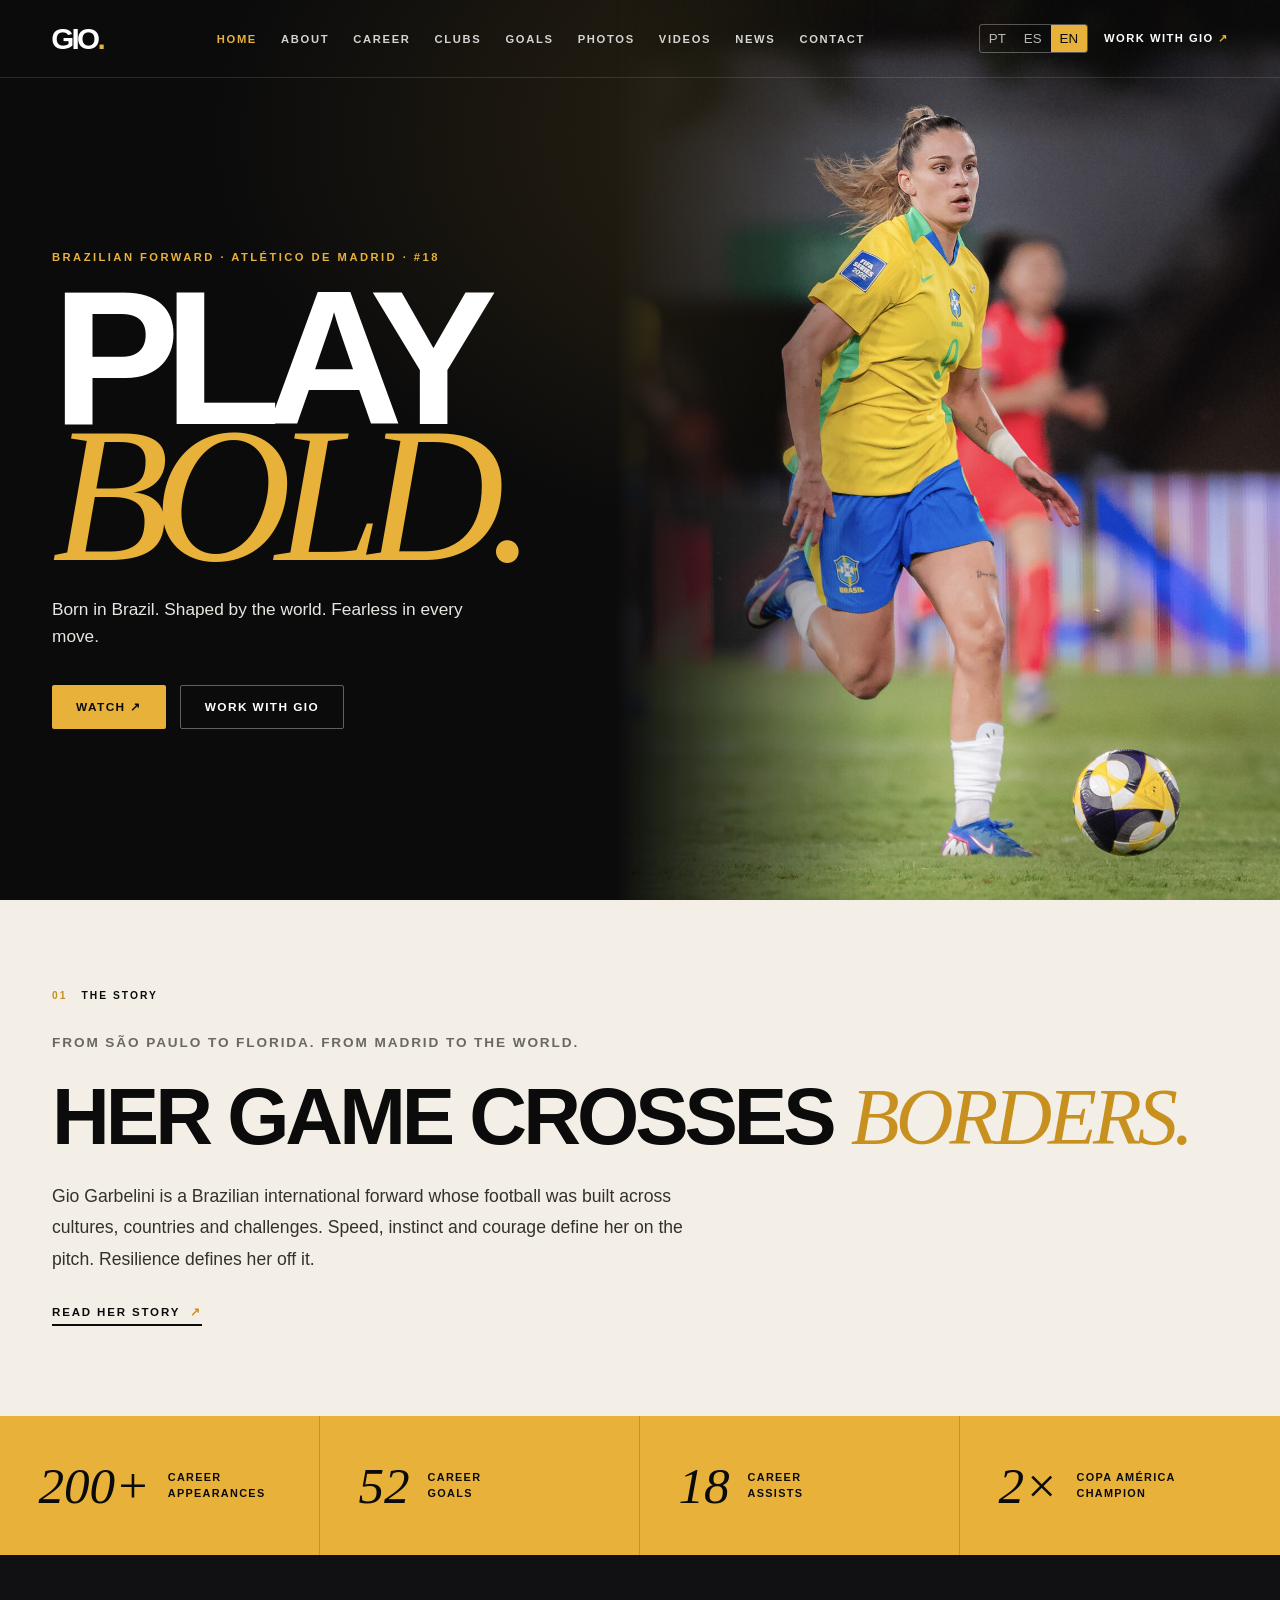
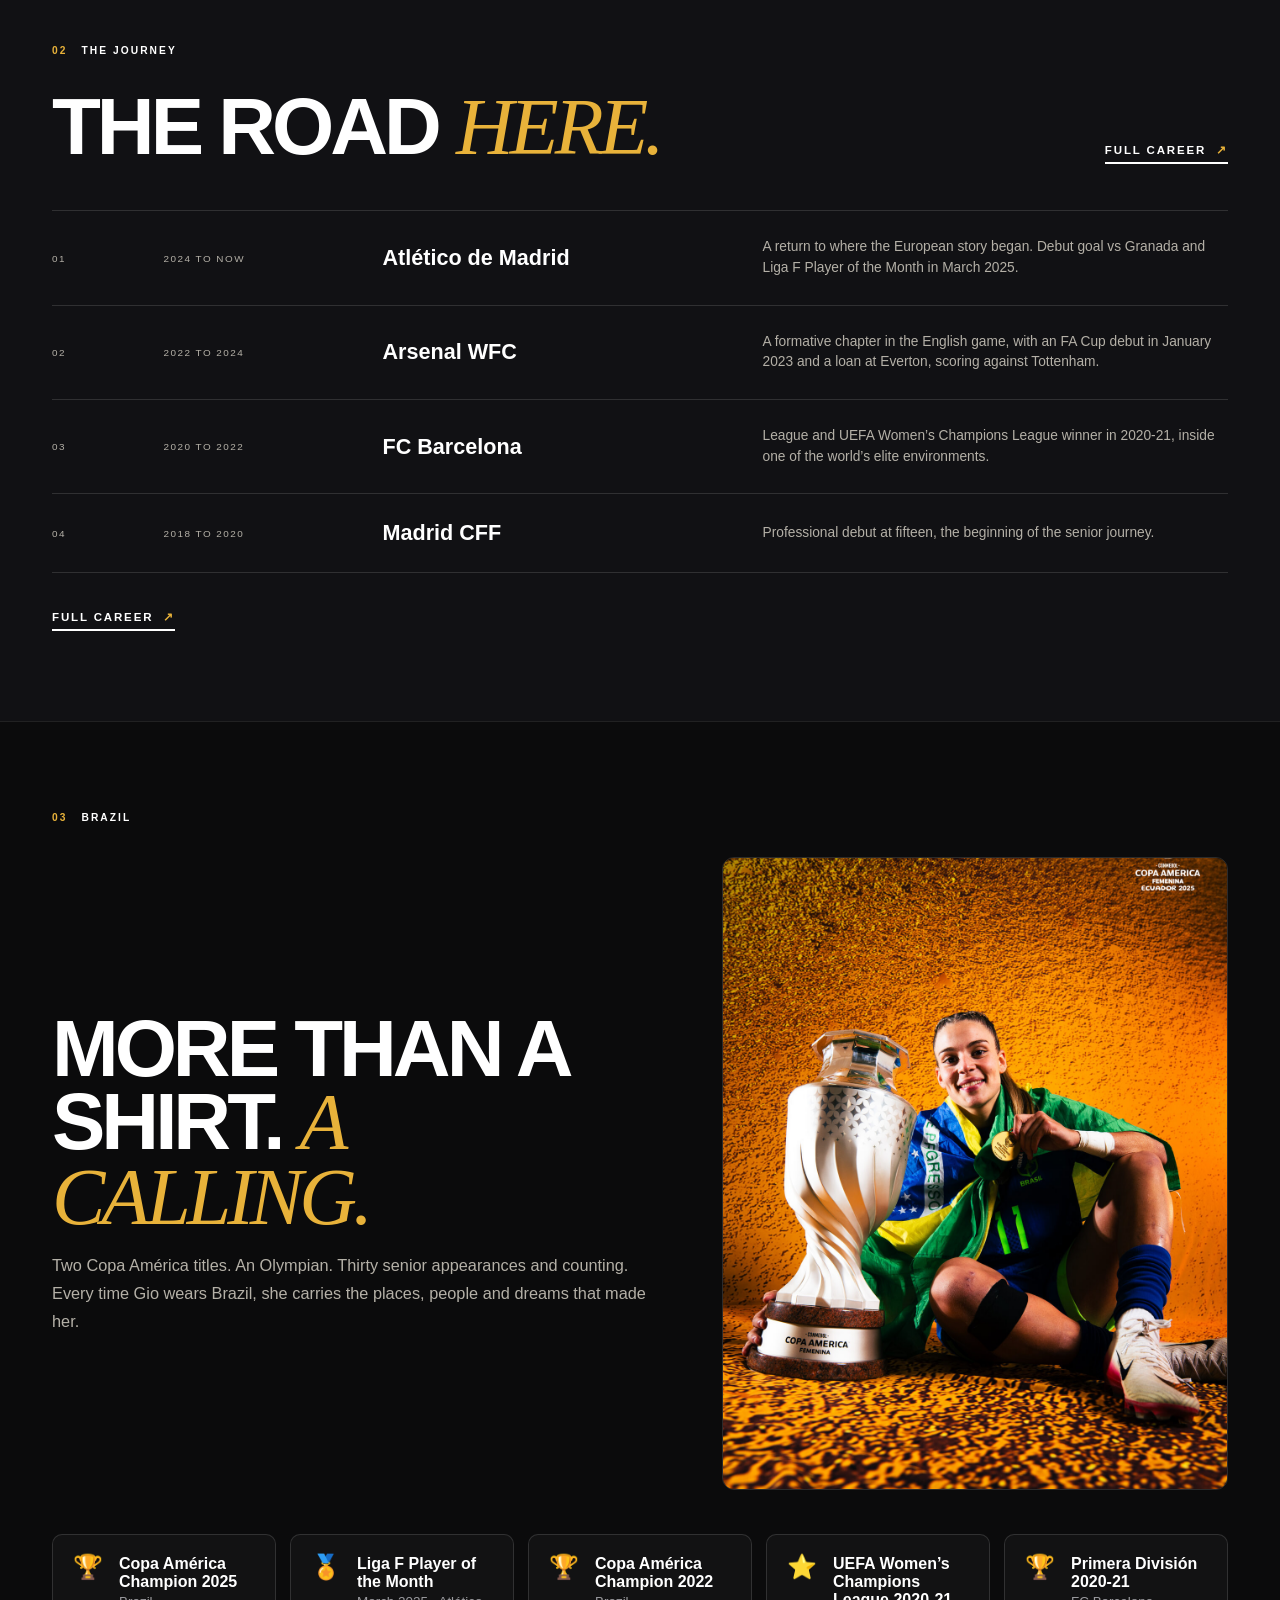
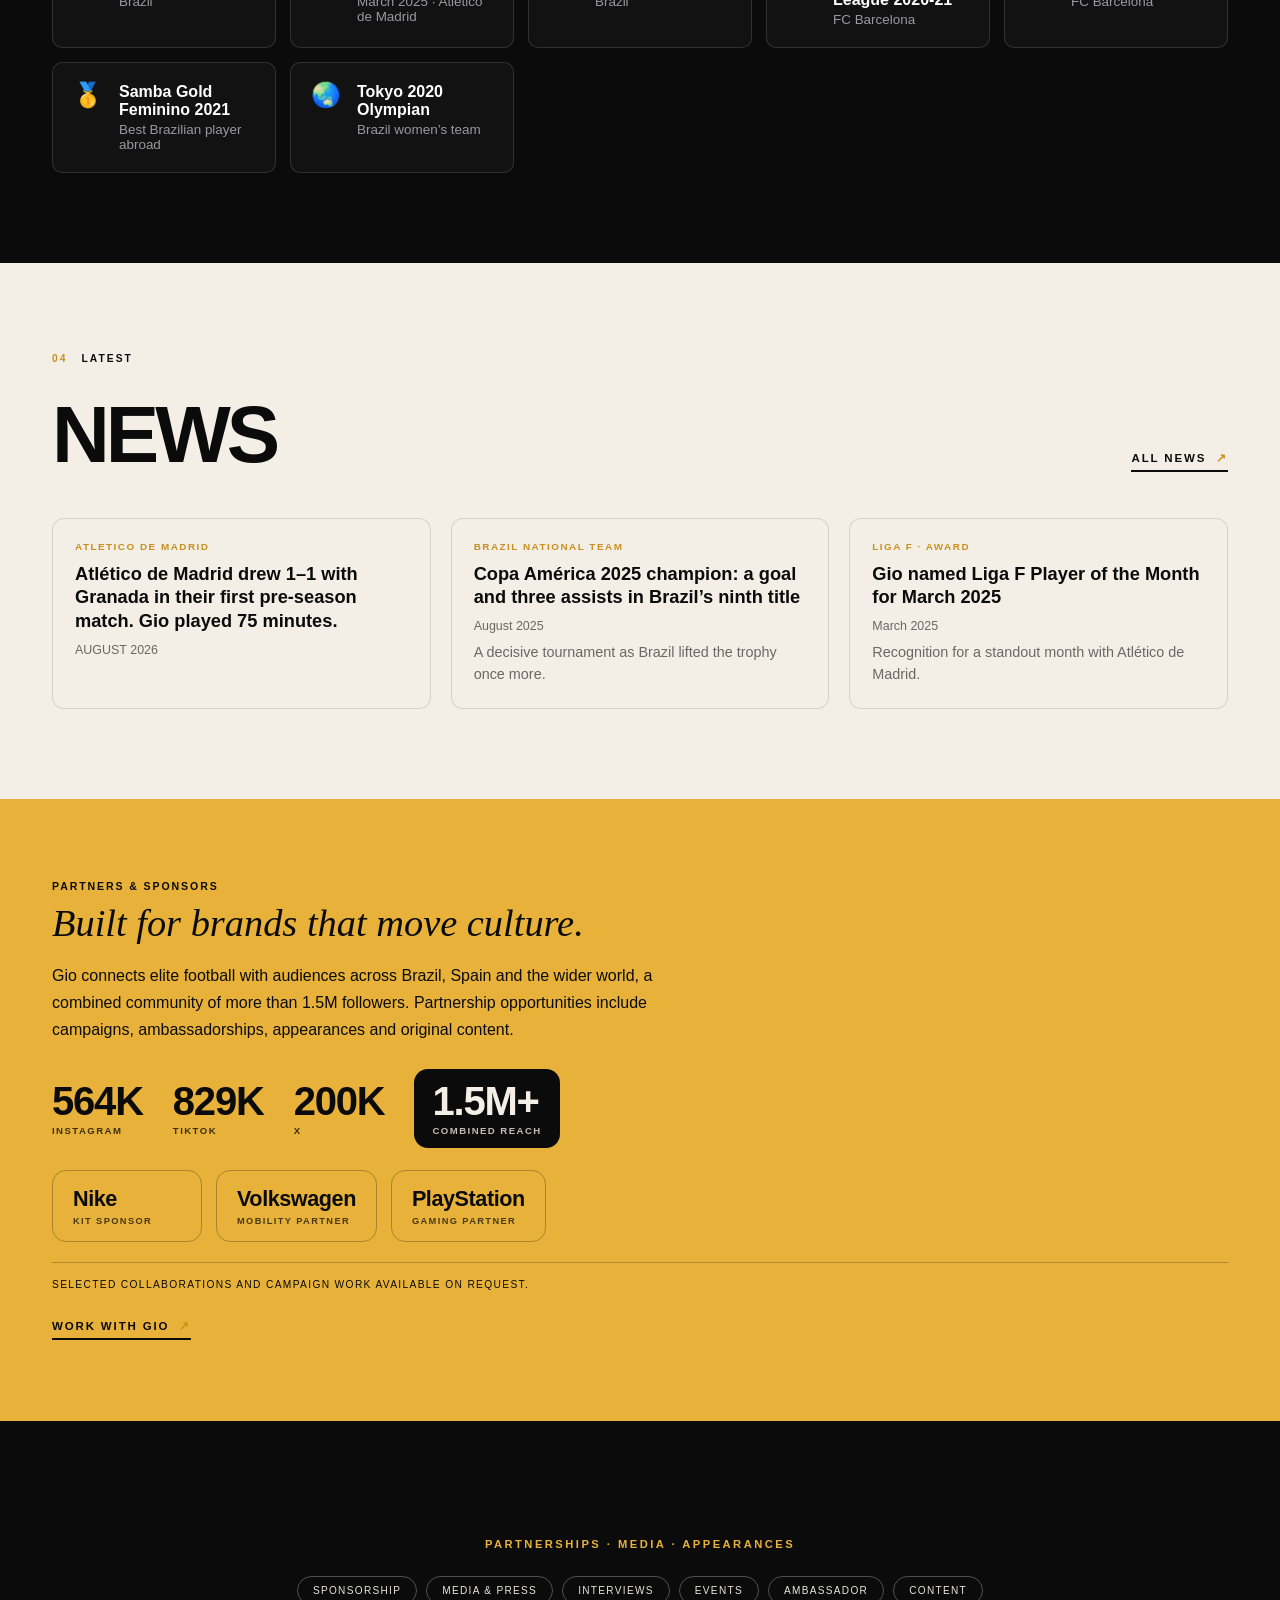
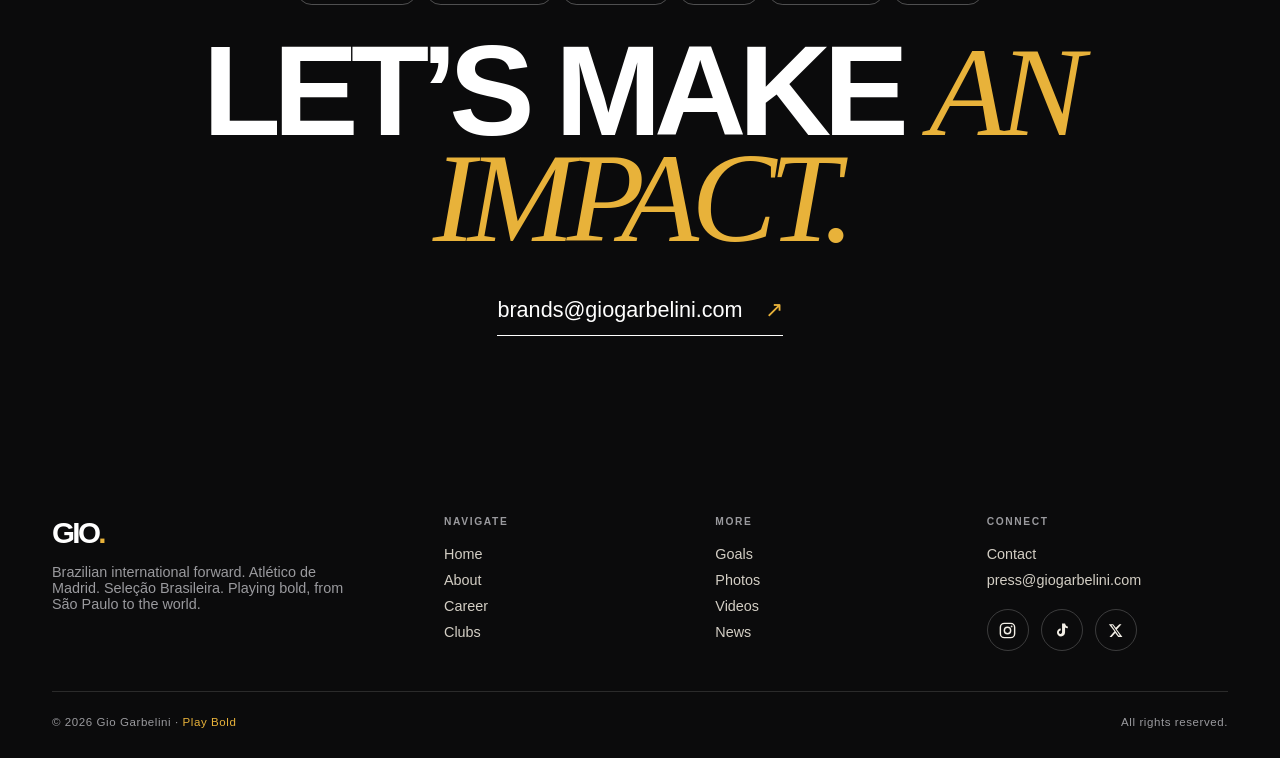
<file: index.html>
<!DOCTYPE html>
<html lang="pt-BR">
<head>
<meta charset="UTF-8" />
<meta name="viewport" content="width=device-width, initial-scale=1.0" />
<title>Gio Garbelini · Play Bold</title>
<meta name="description" content="Atacante brasileira do Atlético de Madrid e da Seleção Brasileira. Notícias, gols, fotos e vídeos oficiais. Play Bold." />
<link rel="canonical" href="https://giogarbelini.com/" />
<meta name="theme-color" content="#0b0b0c" />
<link rel="icon" type="image/png" sizes="256x256" href="assets/favicon.png" />
<link rel="icon" href="assets/favicon.ico" sizes="any" />
<link rel="apple-touch-icon" href="assets/favicon.png" />
<meta property="og:type" content="profile" />
<meta property="og:site_name" content="Gio Garbelini" />
<meta property="og:locale" content="pt_BR" />
<meta property="og:locale:alternate" content="en_US" />
<meta property="og:title" content="Gio Garbelini · Play Bold" />
<meta property="og:description" content="Atacante brasileira do Atlético de Madrid e da Seleção Brasileira. Notícias, gols, fotos e vídeos oficiais. Play Bold." />
<meta property="og:url" content="https://giogarbelini.com/" />
<meta property="og:image" content="https://giogarbelini.com/assets/og-image.jpg" />
<meta property="og:image:width" content="1200" />
<meta property="og:image:height" content="630" />
<meta property="og:image:alt" content="Gio Garbelini" />
<meta name="twitter:card" content="summary_large_image" />
<meta name="twitter:title" content="Gio Garbelini · Play Bold" />
<meta name="twitter:description" content="Atacante brasileira do Atlético de Madrid e da Seleção Brasileira. Notícias, gols, fotos e vídeos oficiais. Play Bold." />
<meta name="twitter:image" content="https://giogarbelini.com/assets/og-image.jpg" />
<meta name="twitter:site" content="@giogarbelini" />
<meta name="twitter:creator" content="@giogarbelini" />
<link rel="stylesheet" href="assets/styles.css" />
<script type="application/ld+json">
{
  "@context": "https://schema.org",
  "@type": "Person",
  "name": "Gio Garbelini",
  "alternateName": "Giovana Queiroz Costa Garbelini",
  "url": "https://giogarbelini.com/",
  "image": "https://giogarbelini.com/assets/og-image.jpg",
  "jobTitle": "Professional footballer",
  "gender": "Female",
  "birthDate": "2003-06-21",
  "birthPlace": { "@type": "Place", "name": "S\u00e3o Paulo, Brazil" },
  "nationality": ["Brazilian", "Spanish", "American"],
  "height": "167 cm",
  "affiliation": { "@type": "SportsTeam", "name": "Atl\u00e9tico de Madrid" },
  "memberOf": { "@type": "SportsTeam", "name": "Brazil women's national football team" },
  "sameAs": [
    "https://instagram.com/gio.garbelini",
    "https://www.tiktok.com/@gio.garbelini",
    "https://x.com/giogarbelini"
  ]
}
</script>
</head>
<body data-page="home">
  <header class="site-header" id="site-header"></header>
  <div class="mobile-menu" id="mobile-menu"></div>
  <main id="main"></main>
  <footer class="site-footer" id="site-footer"></footer>
  <script src="assets/data.js"></script>
  <script src="assets/app.js"></script>
</body>
</html>
</file>
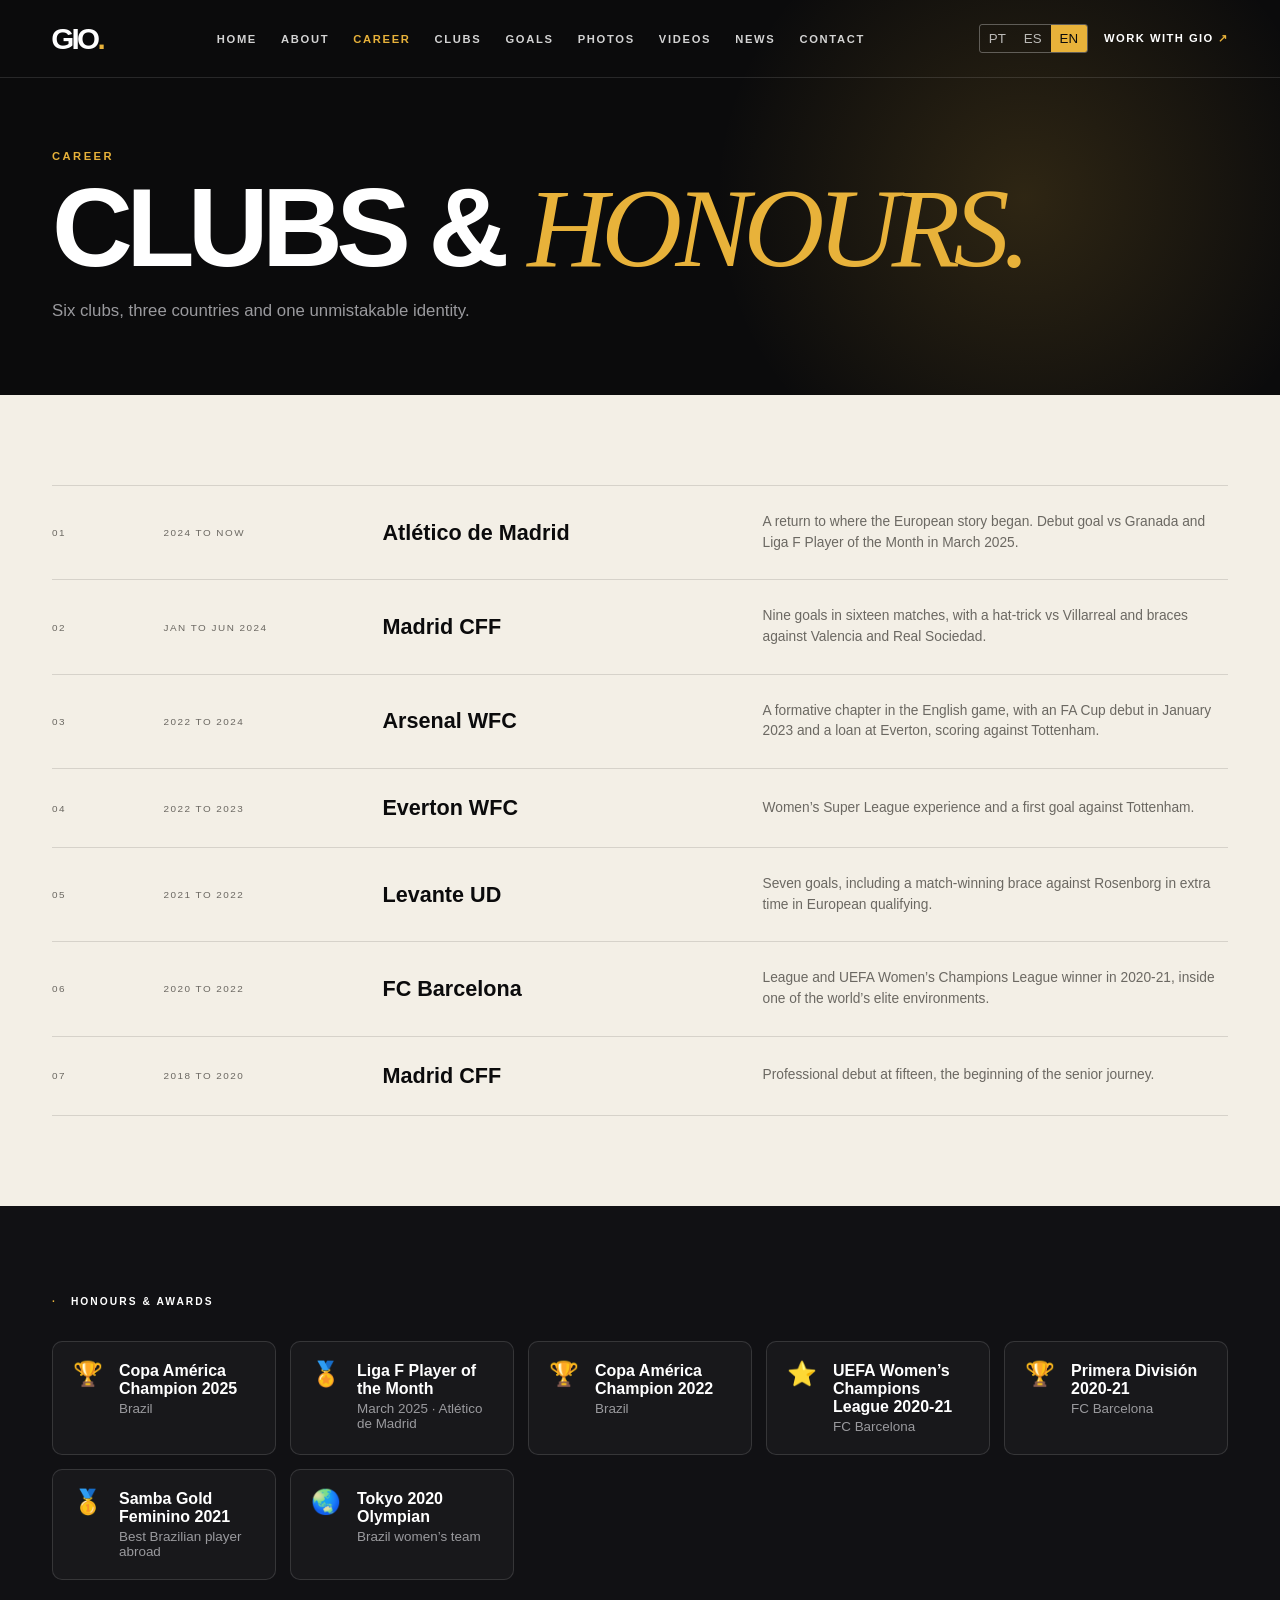
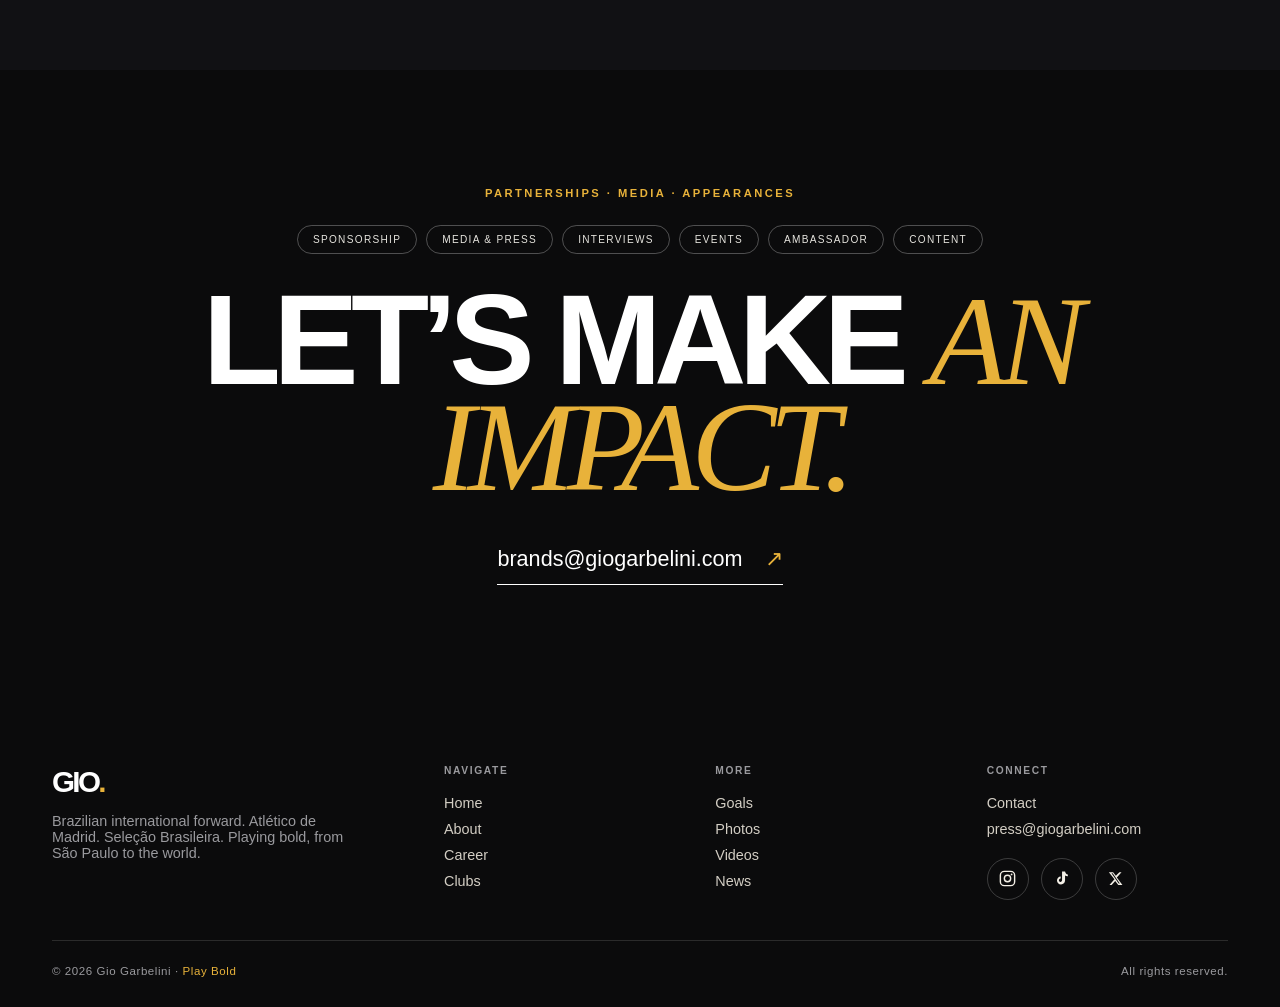
<file: carreira.html>
<!DOCTYPE html>
<html lang="pt-BR">
<head>
<meta charset="UTF-8" />
<meta name="viewport" content="width=device-width, initial-scale=1.0" />
<title>Carreira · Gio Garbelini</title>
<meta name="description" content="Clubes, títulos e prêmios de Gio Garbelini: Barcelona, Arsenal, Atlético de Madrid e a Seleção Brasileira." />
<link rel="canonical" href="https://giogarbelini.com/carreira.html" />
<meta name="theme-color" content="#0b0b0c" />
<link rel="icon" type="image/png" sizes="256x256" href="assets/favicon.png" />
<link rel="icon" href="assets/favicon.ico" sizes="any" />
<link rel="apple-touch-icon" href="assets/favicon.png" />
<meta property="og:type" content="website" />
<meta property="og:site_name" content="Gio Garbelini" />
<meta property="og:locale" content="pt_BR" />
<meta property="og:locale:alternate" content="en_US" />
<meta property="og:title" content="Carreira · Gio Garbelini" />
<meta property="og:description" content="Clubes, títulos e prêmios de Gio Garbelini: Barcelona, Arsenal, Atlético de Madrid e a Seleção Brasileira." />
<meta property="og:url" content="https://giogarbelini.com/carreira.html" />
<meta property="og:image" content="https://giogarbelini.com/assets/og-image.jpg" />
<meta property="og:image:width" content="1200" />
<meta property="og:image:height" content="630" />
<meta property="og:image:alt" content="Gio Garbelini" />
<meta name="twitter:card" content="summary_large_image" />
<meta name="twitter:title" content="Carreira · Gio Garbelini" />
<meta name="twitter:description" content="Clubes, títulos e prêmios de Gio Garbelini: Barcelona, Arsenal, Atlético de Madrid e a Seleção Brasileira." />
<meta name="twitter:image" content="https://giogarbelini.com/assets/og-image.jpg" />
<meta name="twitter:site" content="@giogarbelini" />
<meta name="twitter:creator" content="@giogarbelini" />
<link rel="stylesheet" href="assets/styles.css" />
</head>
<body data-page="carreira">
  <header class="site-header" id="site-header"></header>
  <div class="mobile-menu" id="mobile-menu"></div>
  <main id="main"></main>
  <footer class="site-footer" id="site-footer"></footer>
  <script src="assets/data.js"></script>
  <script src="assets/app.js"></script>
</body>
</html>
</file>
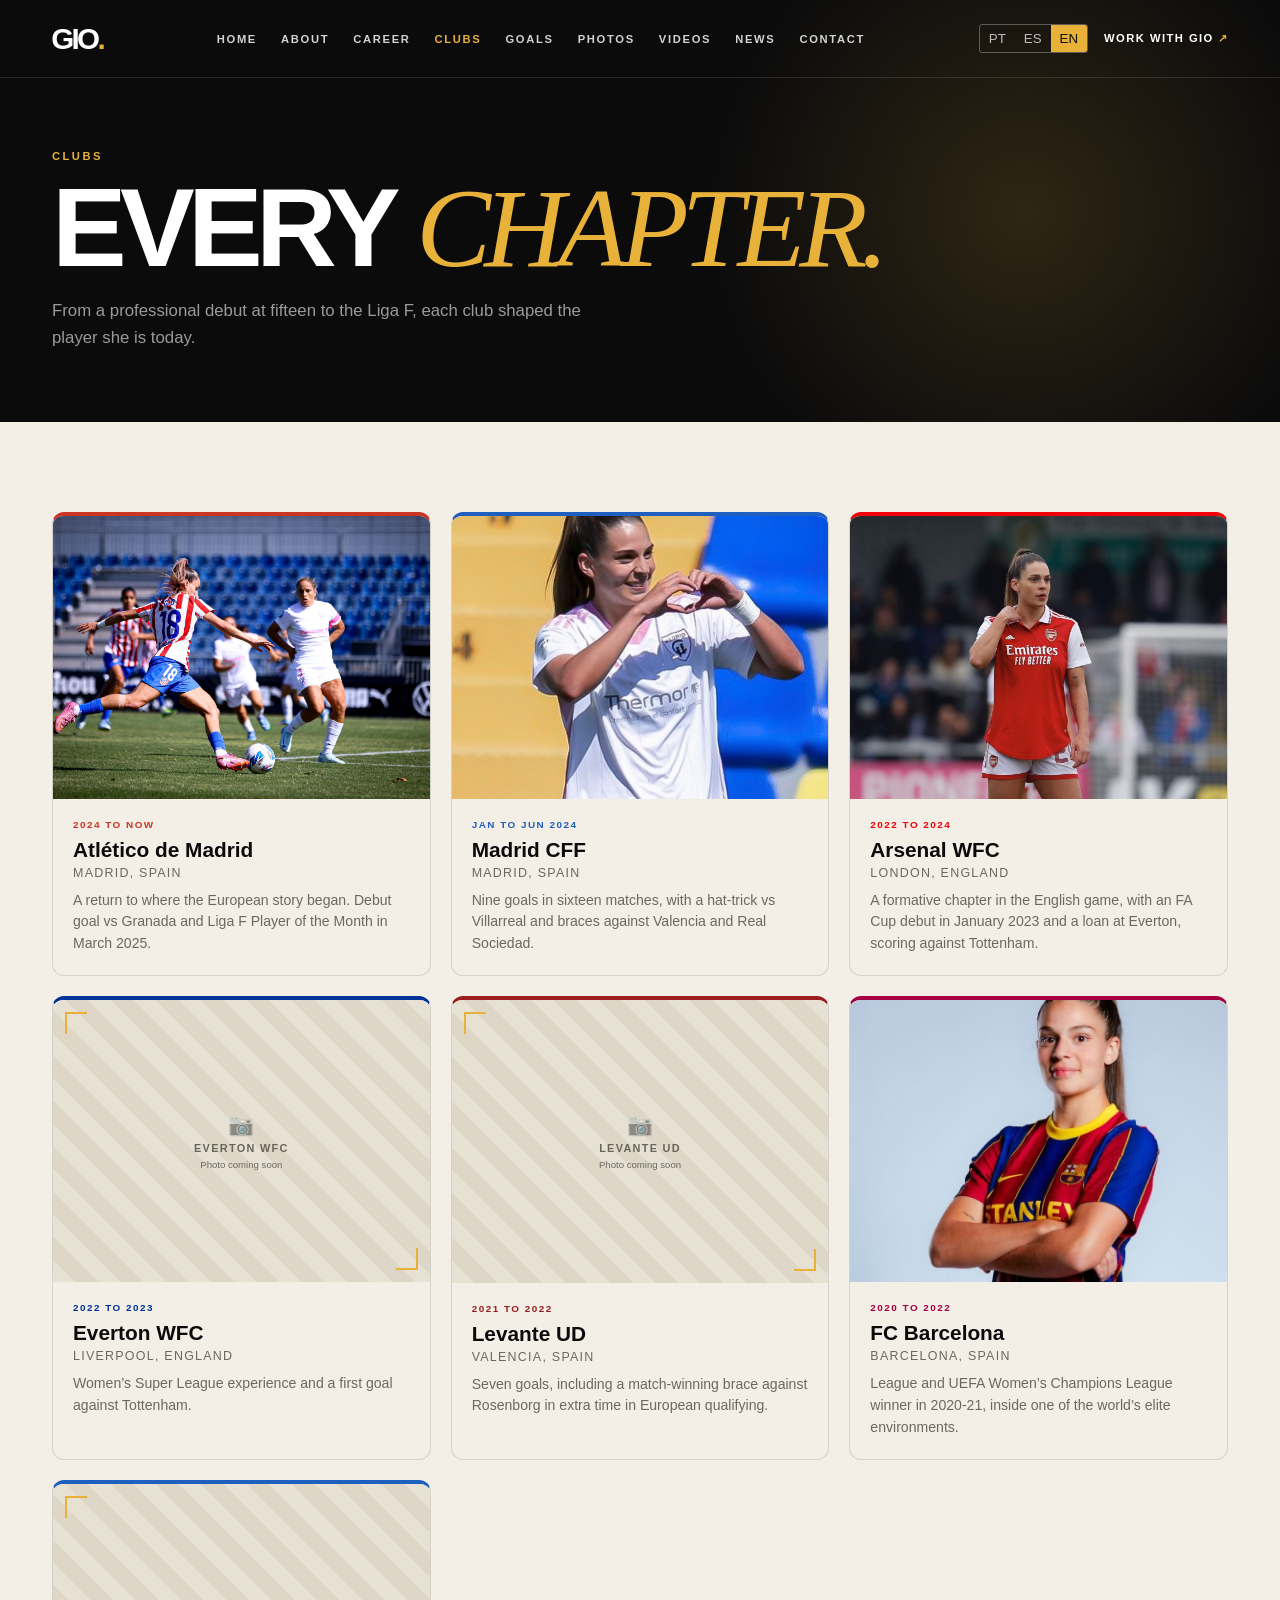
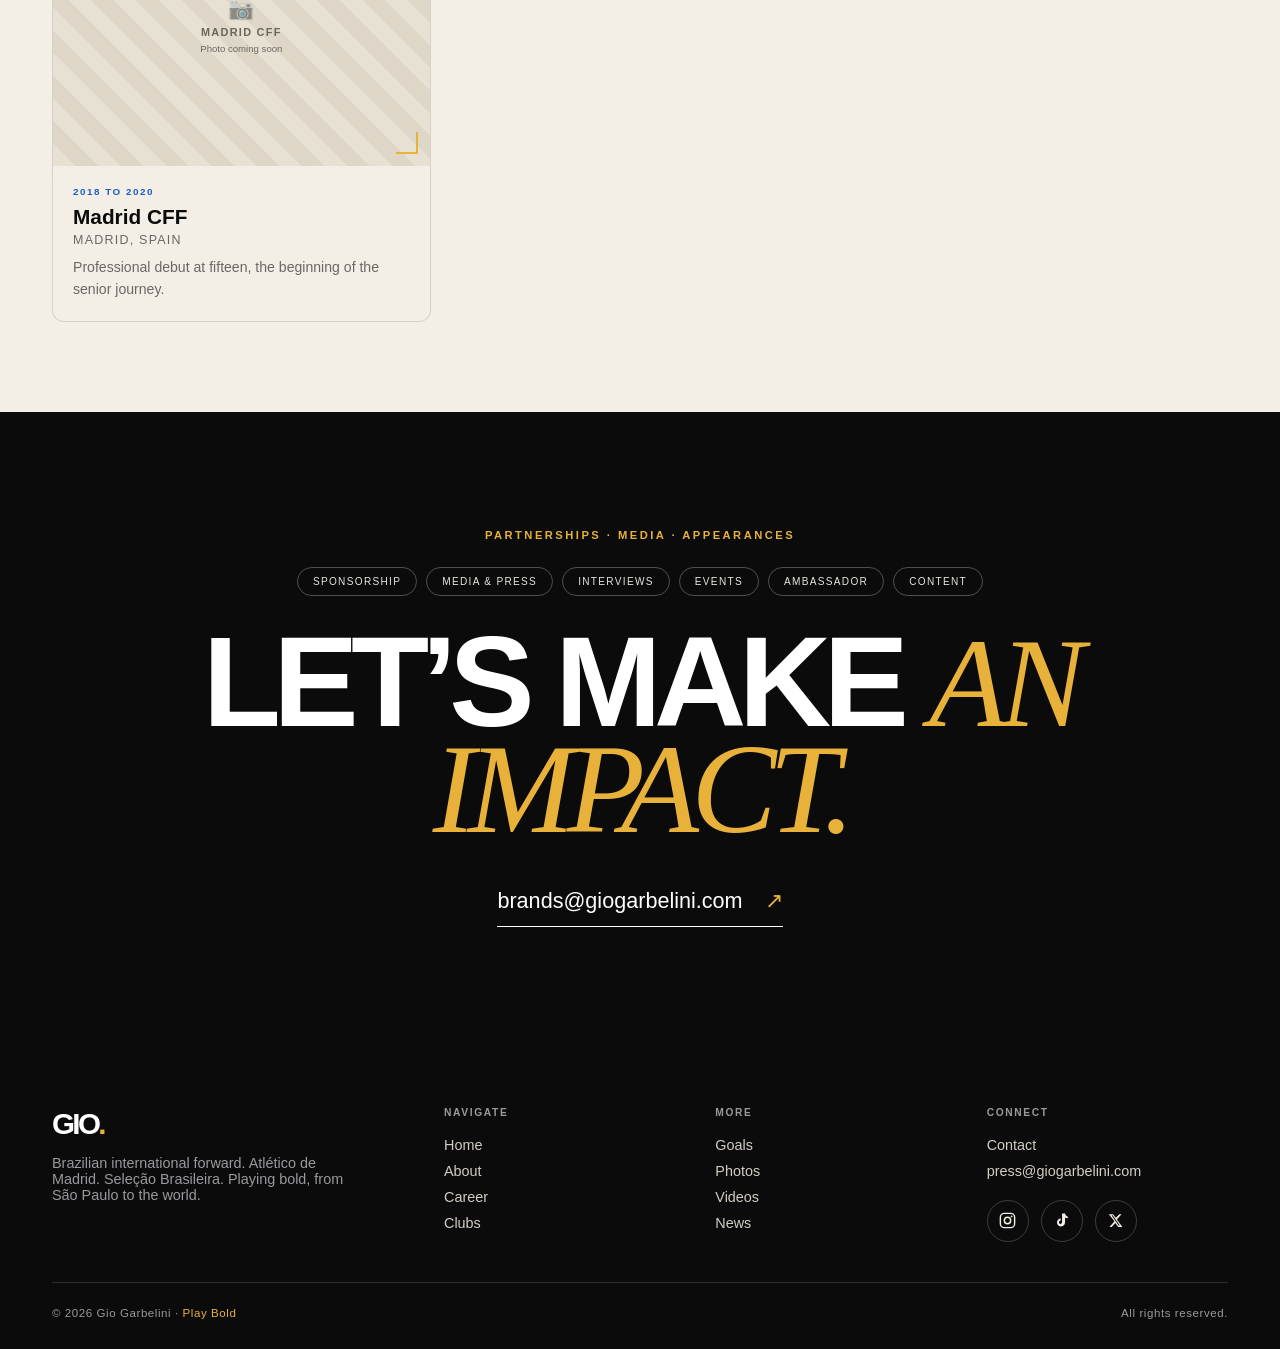
<file: clubes.html>
<!DOCTYPE html>
<html lang="pt-BR">
<head>
<meta charset="UTF-8" />
<meta name="viewport" content="width=device-width, initial-scale=1.0" />
<title>Clubes · Gio Garbelini</title>
<meta name="description" content="Cada clube na trajetória de Gio Garbelini, do Madrid CFF ao Atlético de Madrid." />
<link rel="canonical" href="https://giogarbelini.com/clubes.html" />
<meta name="theme-color" content="#0b0b0c" />
<link rel="icon" type="image/png" sizes="256x256" href="assets/favicon.png" />
<link rel="icon" href="assets/favicon.ico" sizes="any" />
<link rel="apple-touch-icon" href="assets/favicon.png" />
<meta property="og:type" content="website" />
<meta property="og:site_name" content="Gio Garbelini" />
<meta property="og:locale" content="pt_BR" />
<meta property="og:locale:alternate" content="en_US" />
<meta property="og:title" content="Clubes · Gio Garbelini" />
<meta property="og:description" content="Cada clube na trajetória de Gio Garbelini, do Madrid CFF ao Atlético de Madrid." />
<meta property="og:url" content="https://giogarbelini.com/clubes.html" />
<meta property="og:image" content="https://giogarbelini.com/assets/og-image.jpg" />
<meta property="og:image:width" content="1200" />
<meta property="og:image:height" content="630" />
<meta property="og:image:alt" content="Gio Garbelini" />
<meta name="twitter:card" content="summary_large_image" />
<meta name="twitter:title" content="Clubes · Gio Garbelini" />
<meta name="twitter:description" content="Cada clube na trajetória de Gio Garbelini, do Madrid CFF ao Atlético de Madrid." />
<meta name="twitter:image" content="https://giogarbelini.com/assets/og-image.jpg" />
<meta name="twitter:site" content="@giogarbelini" />
<meta name="twitter:creator" content="@giogarbelini" />
<link rel="stylesheet" href="assets/styles.css" />
</head>
<body data-page="clubes">
  <header class="site-header" id="site-header"></header>
  <div class="mobile-menu" id="mobile-menu"></div>
  <main id="main"></main>
  <footer class="site-footer" id="site-footer"></footer>
  <script src="assets/data.js"></script>
  <script src="assets/app.js"></script>
</body>
</html>
</file>
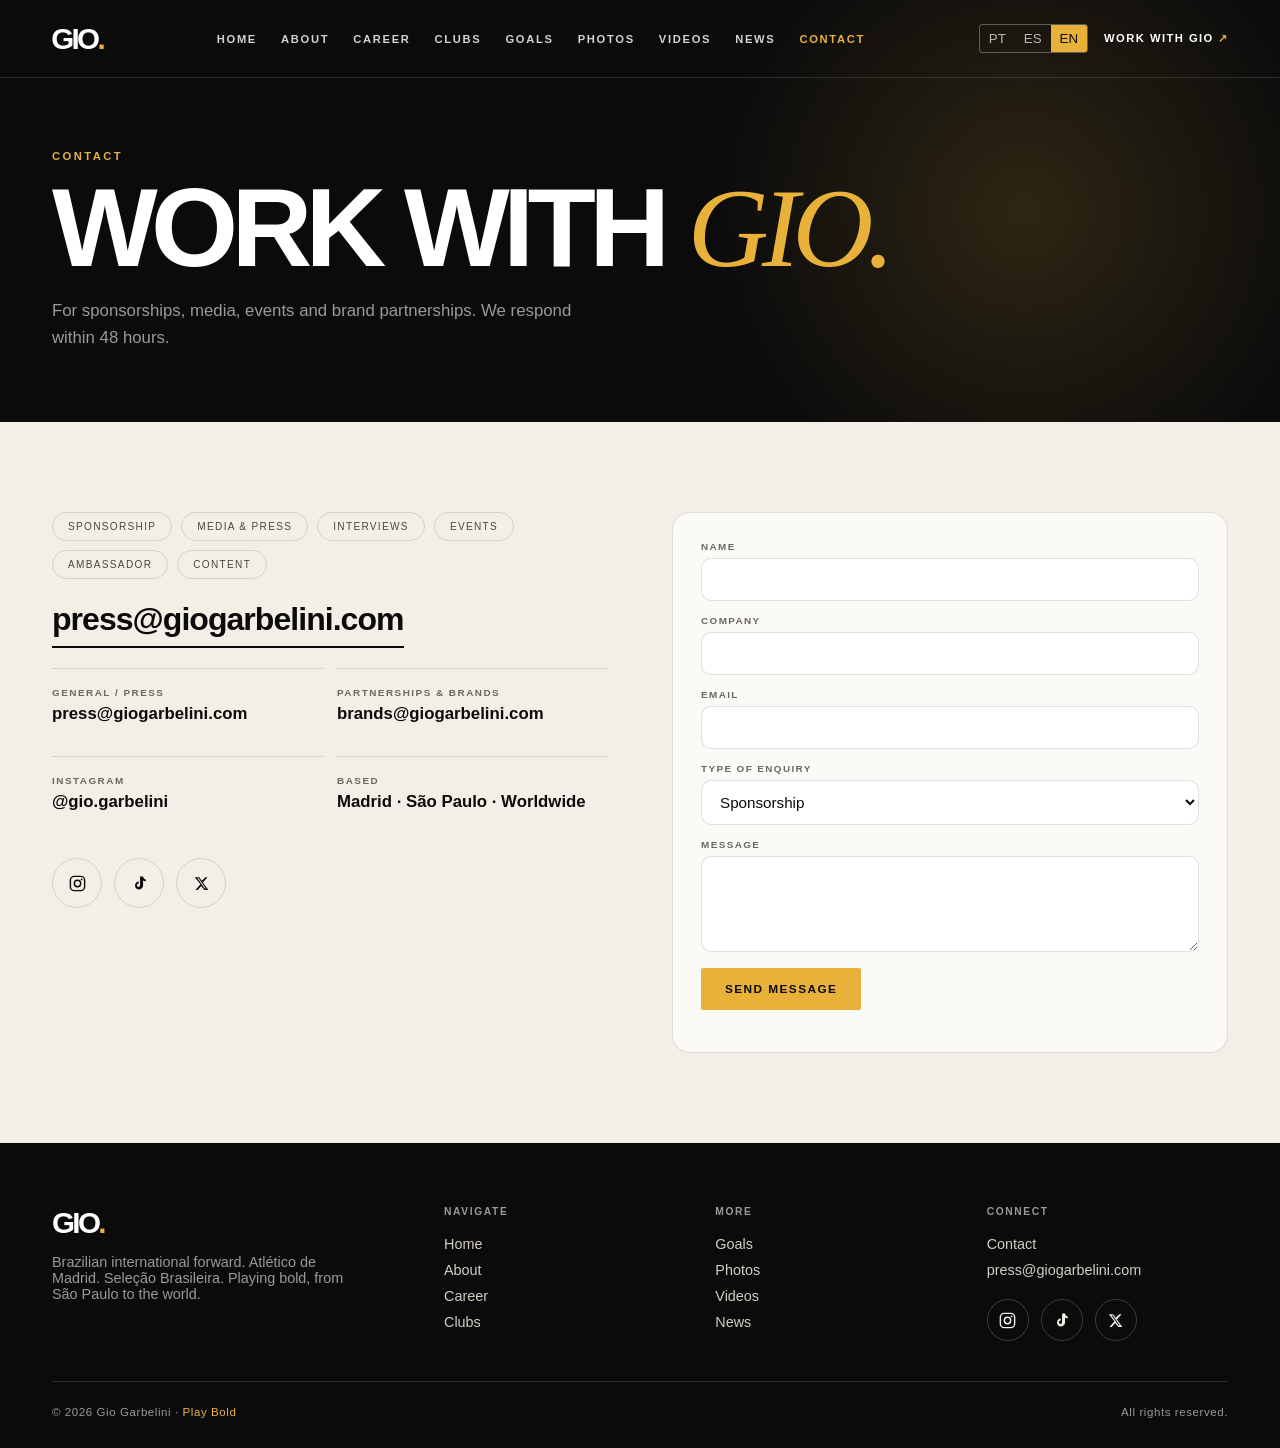
<file: contato.html>
<!DOCTYPE html>
<html lang="pt-BR">
<head>
<meta charset="UTF-8" />
<meta name="viewport" content="width=device-width, initial-scale=1.0" />
<title>Contato · Gio Garbelini</title>
<meta name="description" content="Fale com a Gio: patrocínios, mídia, eventos e parcerias de marca." />
<link rel="canonical" href="https://giogarbelini.com/contato.html" />
<meta name="theme-color" content="#0b0b0c" />
<link rel="icon" type="image/png" sizes="256x256" href="assets/favicon.png" />
<link rel="icon" href="assets/favicon.ico" sizes="any" />
<link rel="apple-touch-icon" href="assets/favicon.png" />
<meta property="og:type" content="website" />
<meta property="og:site_name" content="Gio Garbelini" />
<meta property="og:locale" content="pt_BR" />
<meta property="og:locale:alternate" content="en_US" />
<meta property="og:title" content="Contato · Gio Garbelini" />
<meta property="og:description" content="Fale com a Gio: patrocínios, mídia, eventos e parcerias de marca." />
<meta property="og:url" content="https://giogarbelini.com/contato.html" />
<meta property="og:image" content="https://giogarbelini.com/assets/og-image.jpg" />
<meta property="og:image:width" content="1200" />
<meta property="og:image:height" content="630" />
<meta property="og:image:alt" content="Gio Garbelini" />
<meta name="twitter:card" content="summary_large_image" />
<meta name="twitter:title" content="Contato · Gio Garbelini" />
<meta name="twitter:description" content="Fale com a Gio: patrocínios, mídia, eventos e parcerias de marca." />
<meta name="twitter:image" content="https://giogarbelini.com/assets/og-image.jpg" />
<meta name="twitter:site" content="@giogarbelini" />
<meta name="twitter:creator" content="@giogarbelini" />
<link rel="stylesheet" href="assets/styles.css" />
</head>
<body data-page="contato">
  <header class="site-header" id="site-header"></header>
  <div class="mobile-menu" id="mobile-menu"></div>
  <main id="main"></main>
  <footer class="site-footer" id="site-footer"></footer>
  <script src="assets/data.js"></script>
  <script src="assets/app.js"></script>
</body>
</html>
</file>
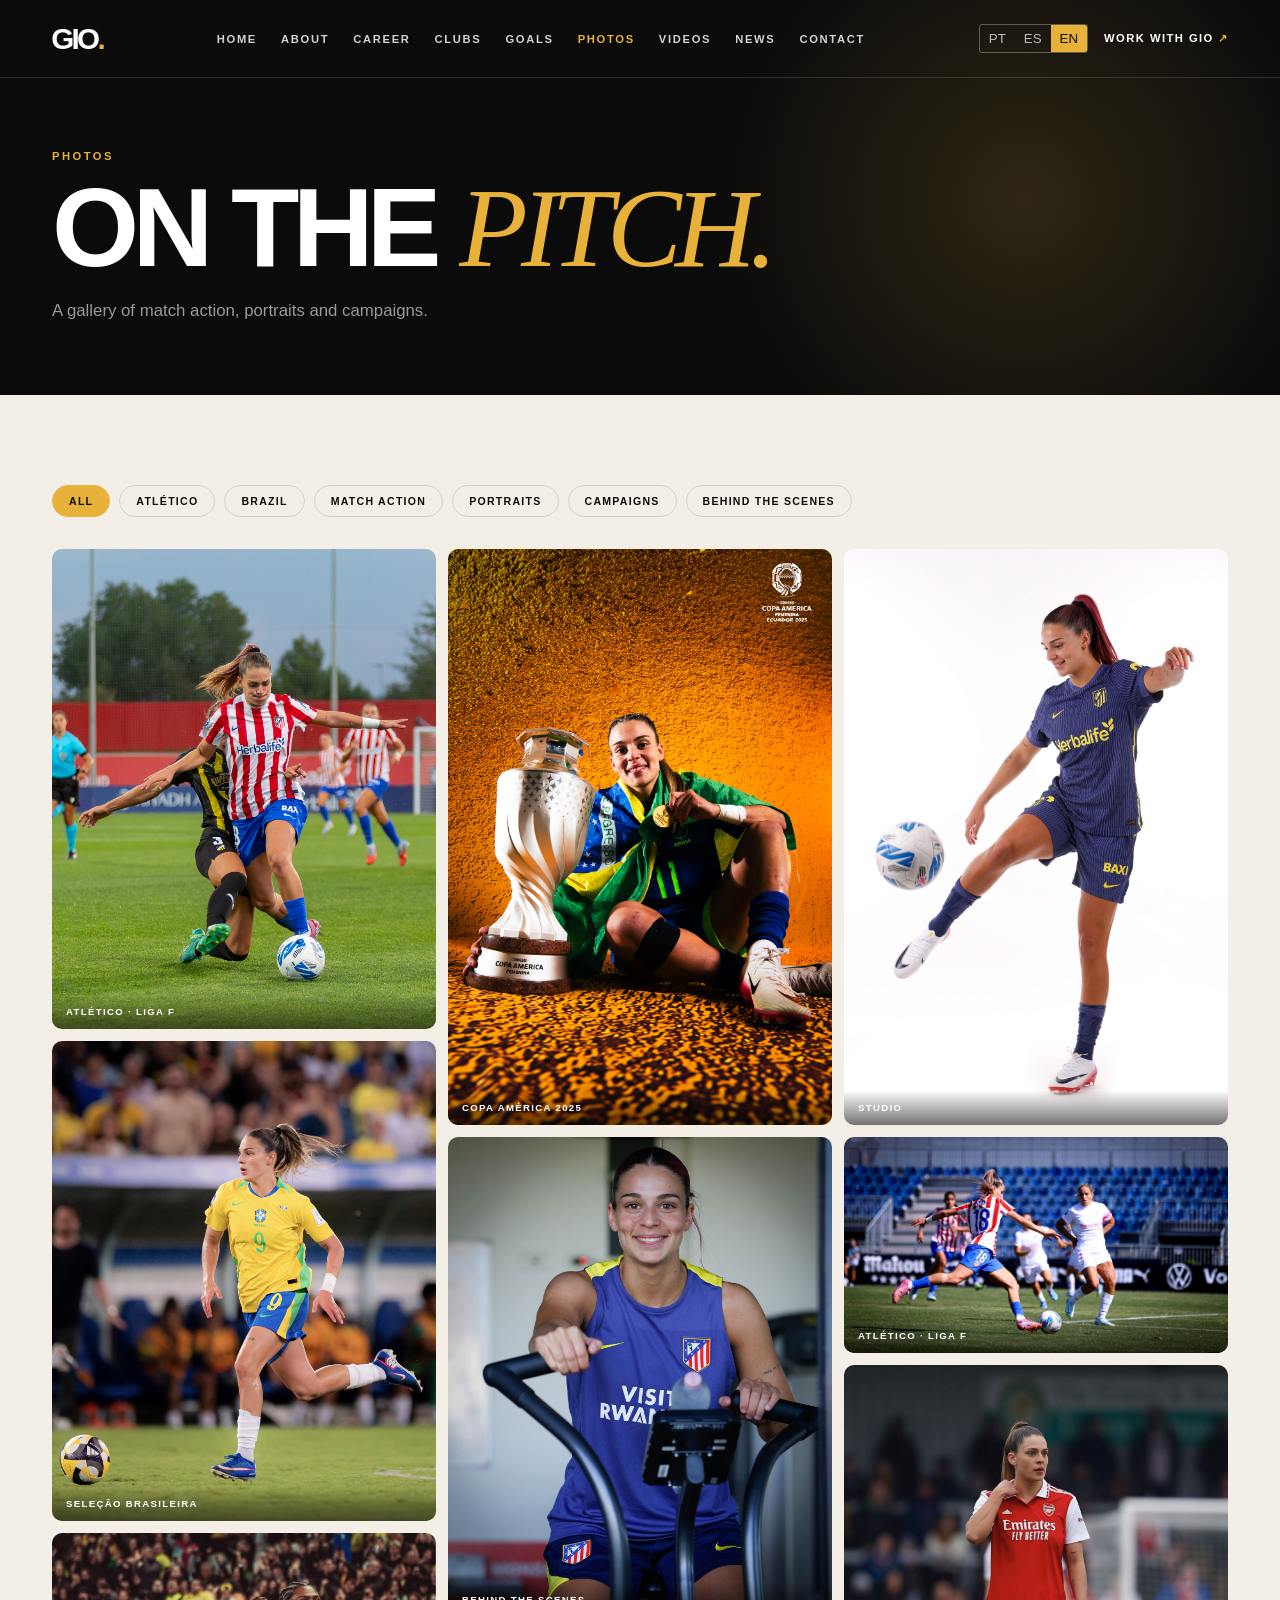
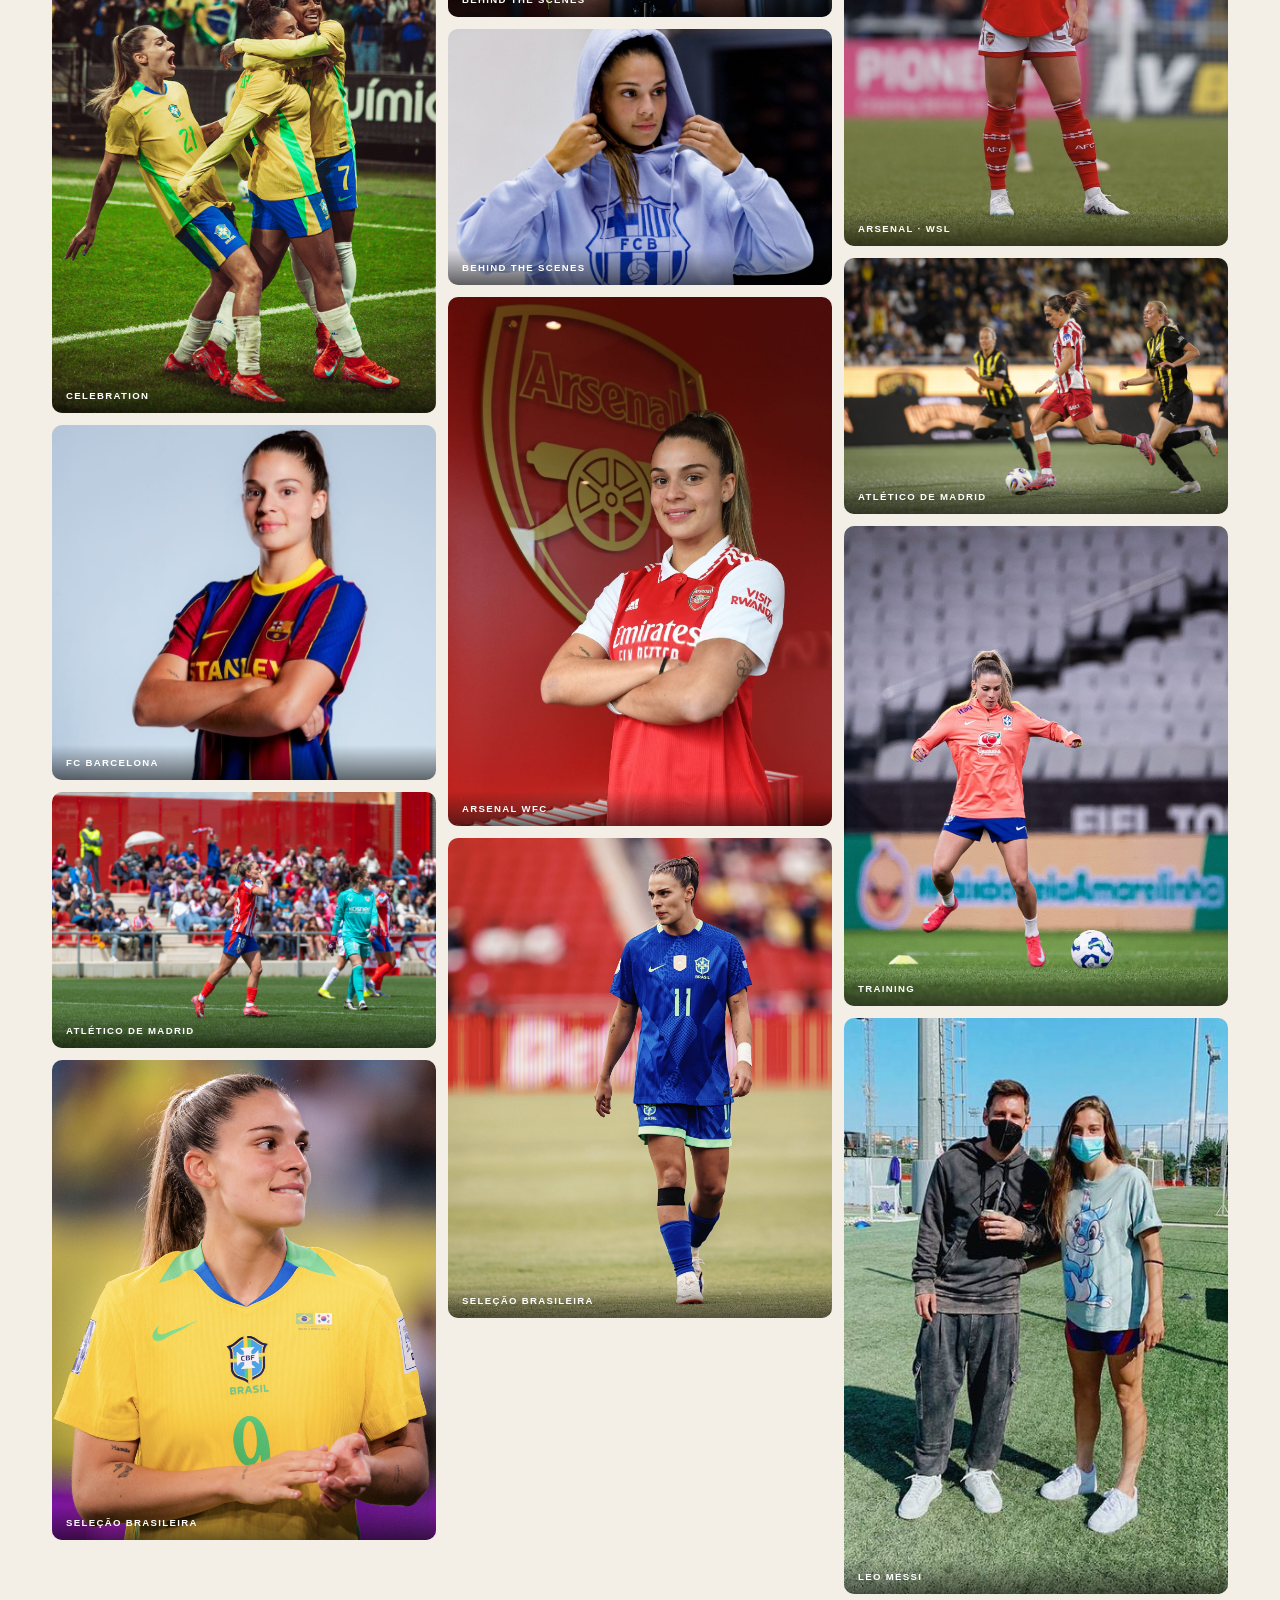
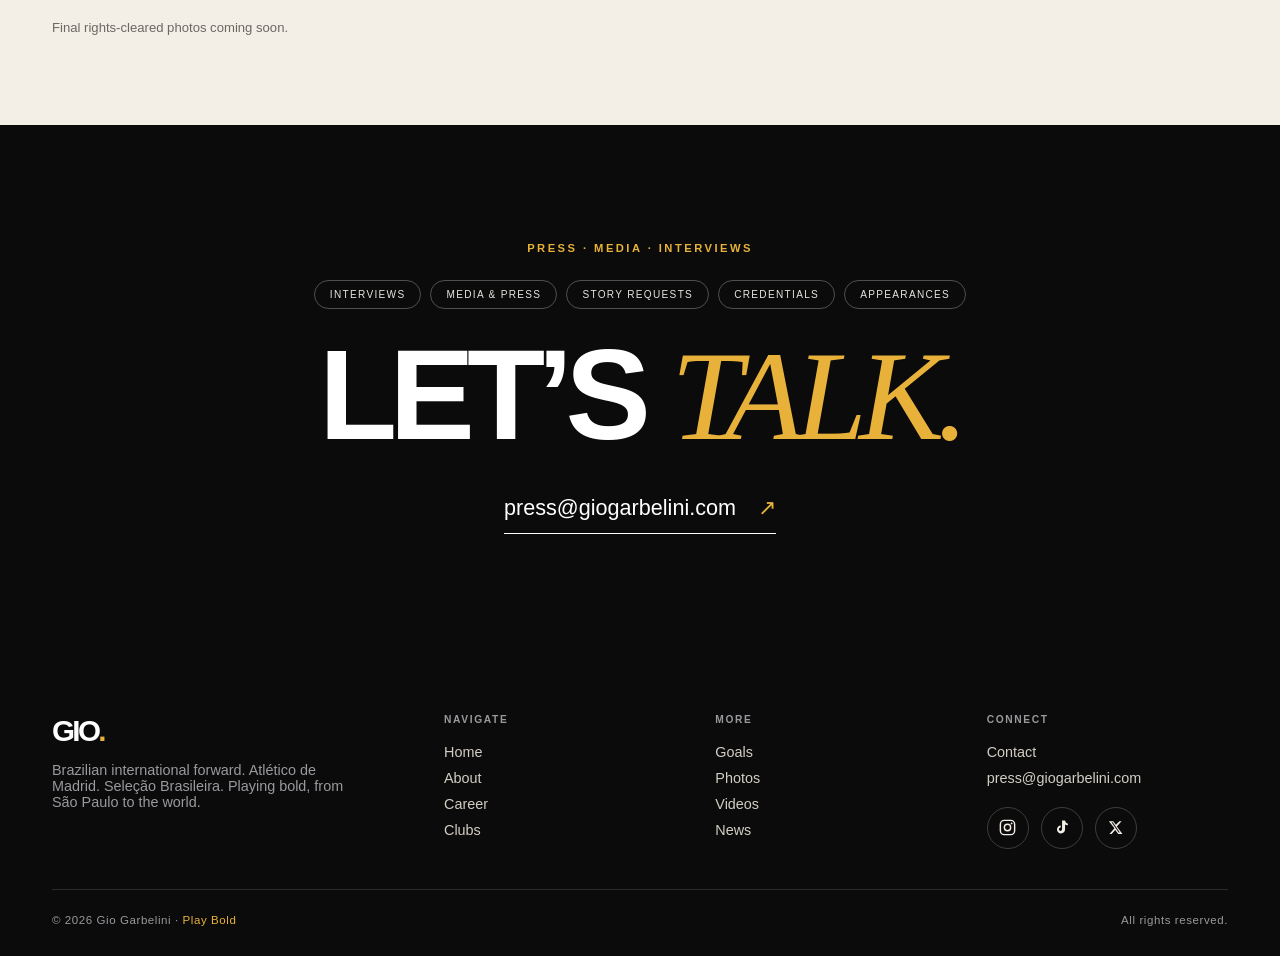
<file: fotos.html>
<!DOCTYPE html>
<html lang="pt-BR">
<head>
<meta charset="UTF-8" />
<meta name="viewport" content="width=device-width, initial-scale=1.0" />
<title>Fotos · Gio Garbelini</title>
<meta name="description" content="Galeria de fotos de Gio Garbelini: ação de jogo, retratos e campanhas." />
<link rel="canonical" href="https://giogarbelini.com/fotos.html" />
<meta name="theme-color" content="#0b0b0c" />
<link rel="icon" type="image/png" sizes="256x256" href="assets/favicon.png" />
<link rel="icon" href="assets/favicon.ico" sizes="any" />
<link rel="apple-touch-icon" href="assets/favicon.png" />
<meta property="og:type" content="website" />
<meta property="og:site_name" content="Gio Garbelini" />
<meta property="og:locale" content="pt_BR" />
<meta property="og:locale:alternate" content="en_US" />
<meta property="og:title" content="Fotos · Gio Garbelini" />
<meta property="og:description" content="Galeria de fotos de Gio Garbelini: ação de jogo, retratos e campanhas." />
<meta property="og:url" content="https://giogarbelini.com/fotos.html" />
<meta property="og:image" content="https://giogarbelini.com/assets/og-image.jpg" />
<meta property="og:image:width" content="1200" />
<meta property="og:image:height" content="630" />
<meta property="og:image:alt" content="Gio Garbelini" />
<meta name="twitter:card" content="summary_large_image" />
<meta name="twitter:title" content="Fotos · Gio Garbelini" />
<meta name="twitter:description" content="Galeria de fotos de Gio Garbelini: ação de jogo, retratos e campanhas." />
<meta name="twitter:image" content="https://giogarbelini.com/assets/og-image.jpg" />
<meta name="twitter:site" content="@giogarbelini" />
<meta name="twitter:creator" content="@giogarbelini" />
<link rel="stylesheet" href="assets/styles.css" />
</head>
<body data-page="fotos">
  <header class="site-header" id="site-header"></header>
  <div class="mobile-menu" id="mobile-menu"></div>
  <main id="main"></main>
  <footer class="site-footer" id="site-footer"></footer>
  <script src="assets/data.js"></script>
  <script src="assets/app.js"></script>
</body>
</html>
</file>
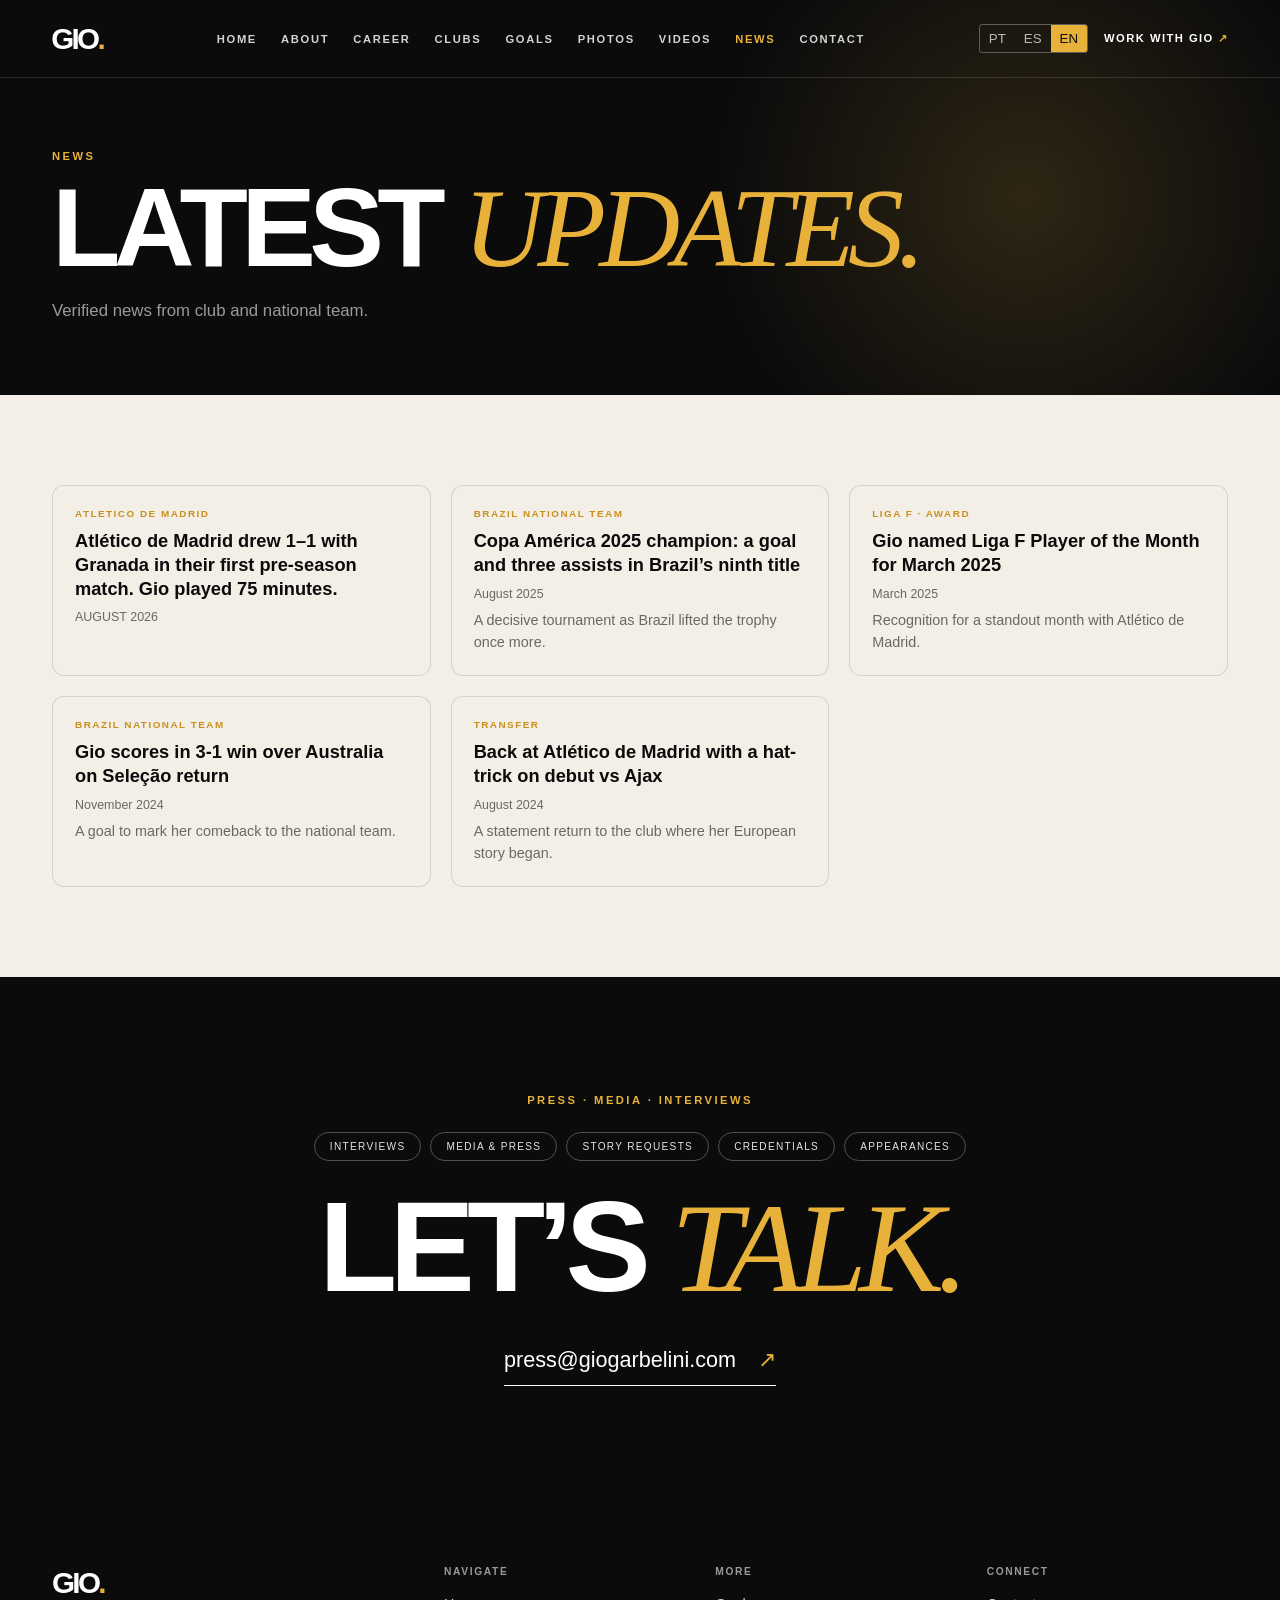
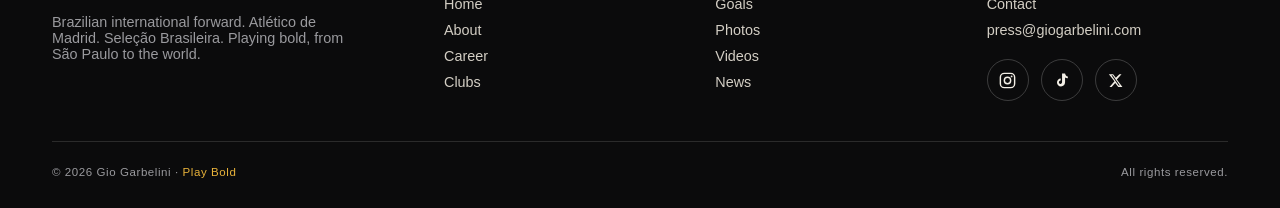
<file: noticias.html>
<!DOCTYPE html>
<html lang="pt-BR">
<head>
<meta charset="UTF-8" />
<meta name="viewport" content="width=device-width, initial-scale=1.0" />
<title>Notícias · Gio Garbelini</title>
<meta name="description" content="Últimas notícias de Gio Garbelini, do clube e da Seleção Brasileira." />
<link rel="canonical" href="https://giogarbelini.com/noticias.html" />
<meta name="theme-color" content="#0b0b0c" />
<link rel="icon" type="image/png" sizes="256x256" href="assets/favicon.png" />
<link rel="icon" href="assets/favicon.ico" sizes="any" />
<link rel="apple-touch-icon" href="assets/favicon.png" />
<meta property="og:type" content="website" />
<meta property="og:site_name" content="Gio Garbelini" />
<meta property="og:locale" content="pt_BR" />
<meta property="og:locale:alternate" content="en_US" />
<meta property="og:title" content="Notícias · Gio Garbelini" />
<meta property="og:description" content="Últimas notícias de Gio Garbelini, do clube e da Seleção Brasileira." />
<meta property="og:url" content="https://giogarbelini.com/noticias.html" />
<meta property="og:image" content="https://giogarbelini.com/assets/og-image.jpg" />
<meta property="og:image:width" content="1200" />
<meta property="og:image:height" content="630" />
<meta property="og:image:alt" content="Gio Garbelini" />
<meta name="twitter:card" content="summary_large_image" />
<meta name="twitter:title" content="Notícias · Gio Garbelini" />
<meta name="twitter:description" content="Últimas notícias de Gio Garbelini, do clube e da Seleção Brasileira." />
<meta name="twitter:image" content="https://giogarbelini.com/assets/og-image.jpg" />
<meta name="twitter:site" content="@giogarbelini" />
<meta name="twitter:creator" content="@giogarbelini" />
<link rel="stylesheet" href="assets/styles.css" />
</head>
<body data-page="noticias">
  <header class="site-header" id="site-header"></header>
  <div class="mobile-menu" id="mobile-menu"></div>
  <main id="main"></main>
  <footer class="site-footer" id="site-footer"></footer>
  <script src="assets/data.js"></script>
  <script src="assets/app.js"></script>
</body>
</html>
</file>
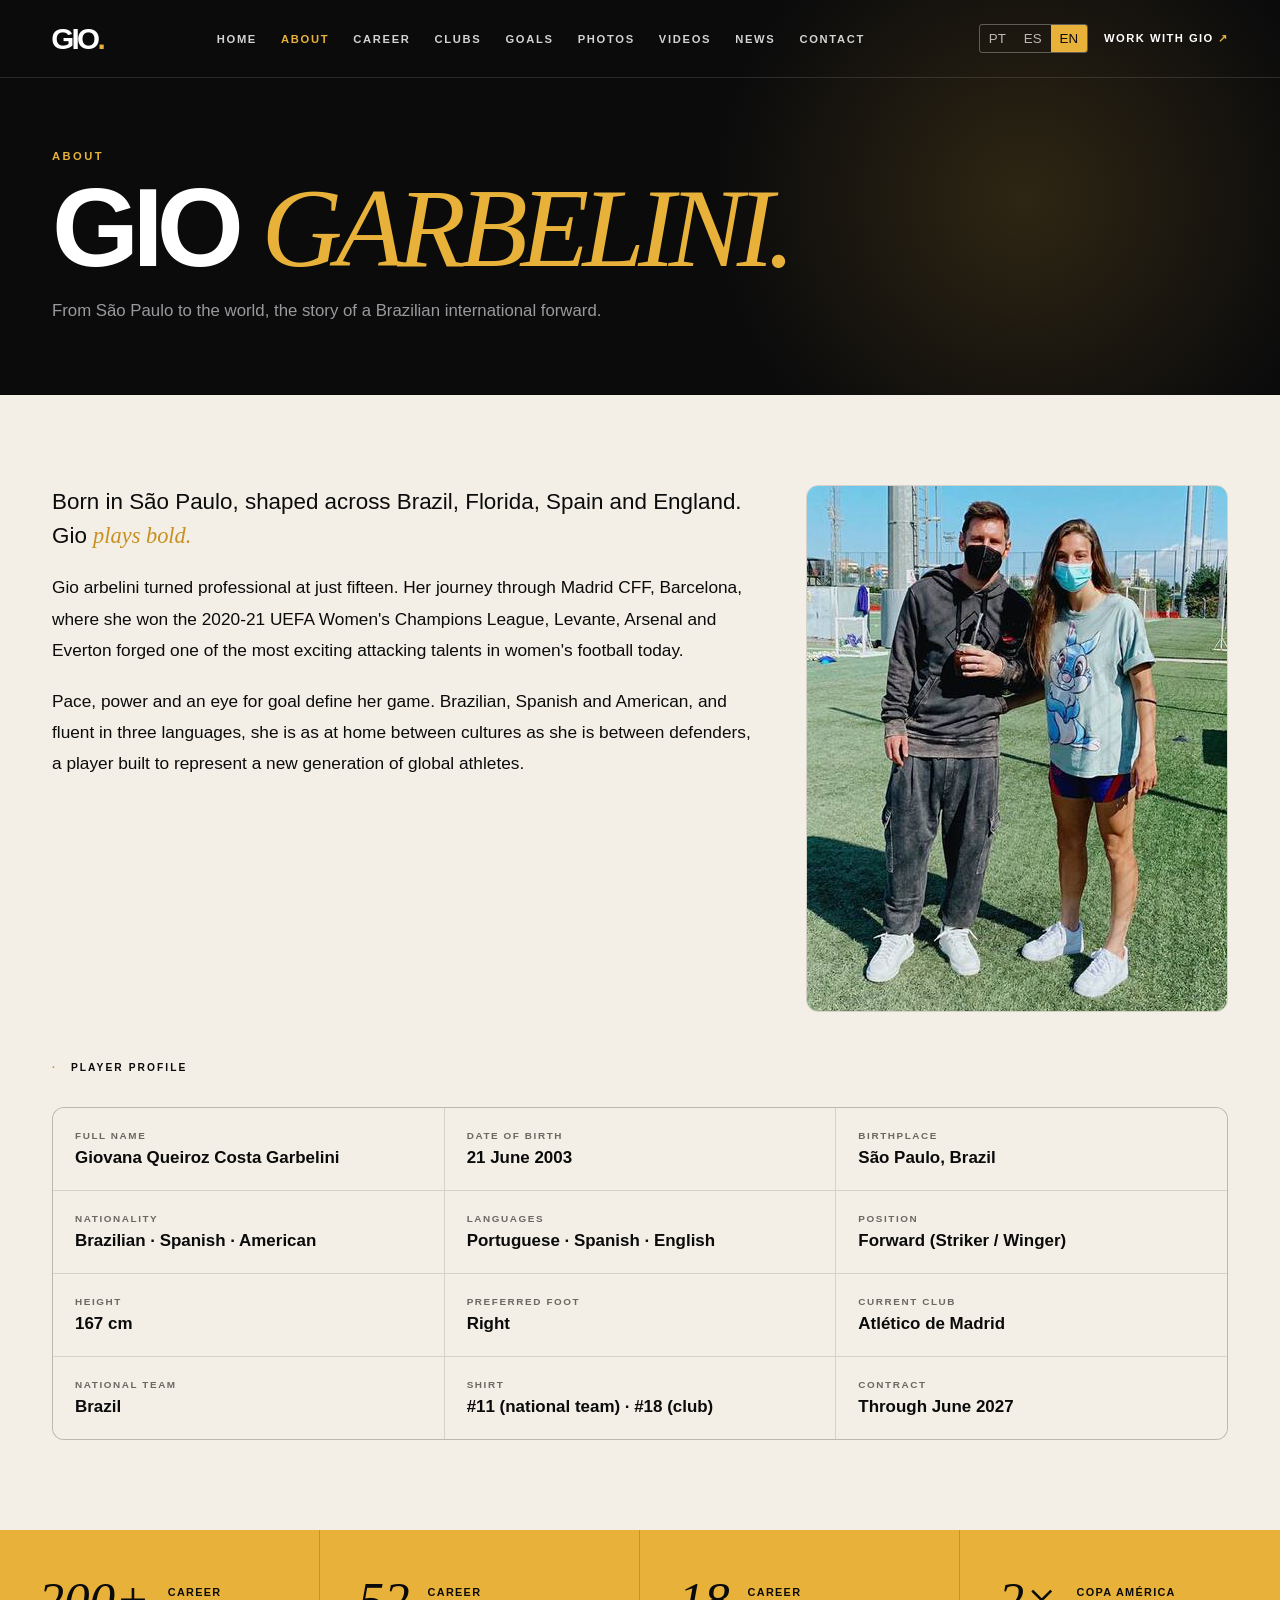
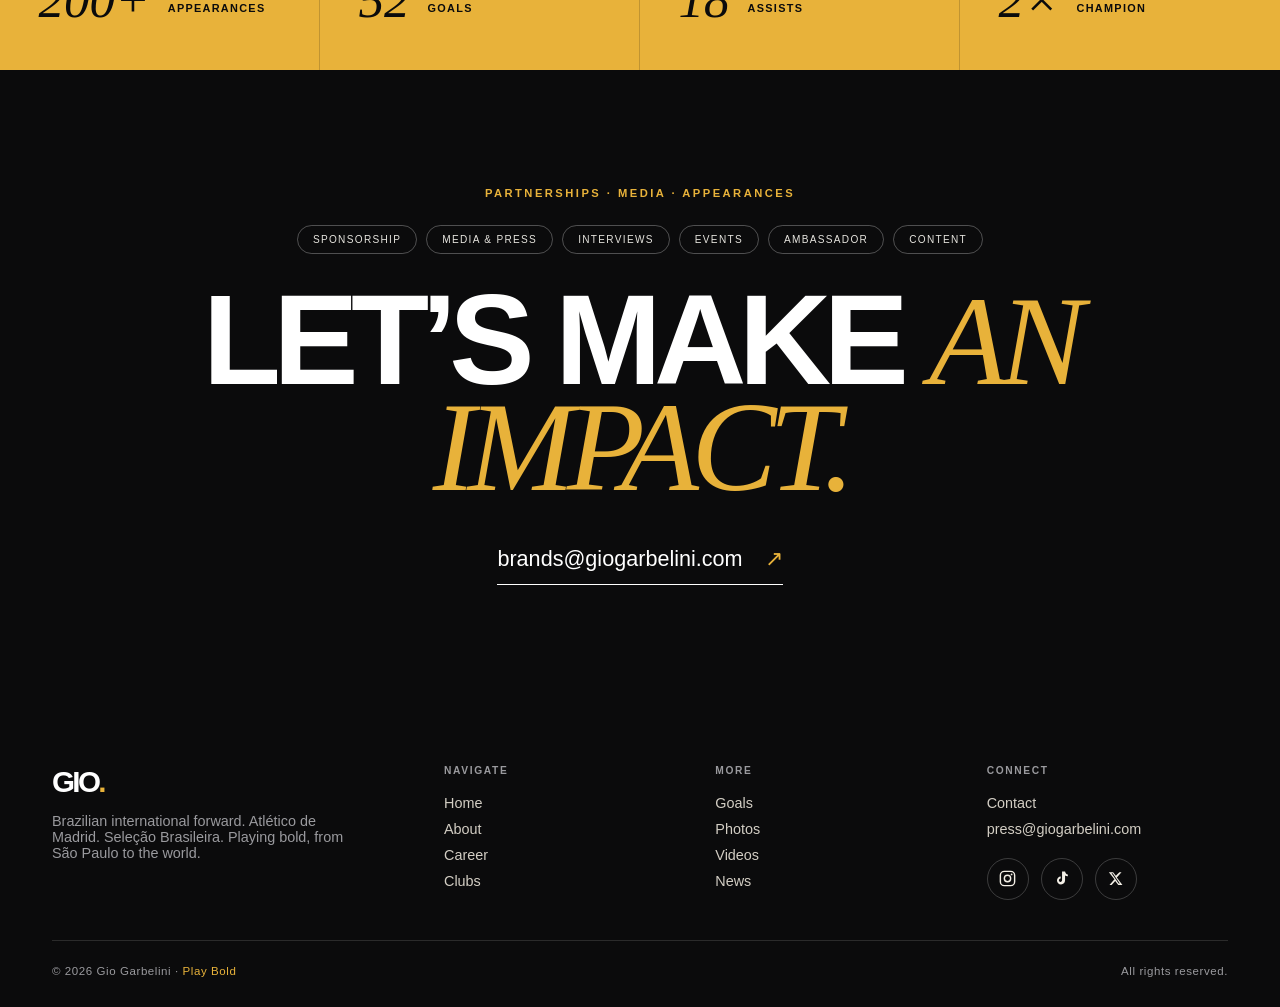
<file: sobre.html>
<!DOCTYPE html>
<html lang="pt-BR">
<head>
<meta charset="UTF-8" />
<meta name="viewport" content="width=device-width, initial-scale=1.0" />
<title>Sobre · Gio Garbelini</title>
<meta name="description" content="A história de Giovana Queiroz Garbelini, atacante brasileira internacional, de São Paulo para o mundo." />
<link rel="canonical" href="https://giogarbelini.com/sobre.html" />
<meta name="theme-color" content="#0b0b0c" />
<link rel="icon" type="image/png" sizes="256x256" href="assets/favicon.png" />
<link rel="icon" href="assets/favicon.ico" sizes="any" />
<link rel="apple-touch-icon" href="assets/favicon.png" />
<meta property="og:type" content="website" />
<meta property="og:site_name" content="Gio Garbelini" />
<meta property="og:locale" content="pt_BR" />
<meta property="og:locale:alternate" content="en_US" />
<meta property="og:title" content="Sobre · Gio Garbelini" />
<meta property="og:description" content="A história de Giovana Queiroz Garbelini, atacante brasileira internacional, de São Paulo para o mundo." />
<meta property="og:url" content="https://giogarbelini.com/sobre.html" />
<meta property="og:image" content="https://giogarbelini.com/assets/og-image.jpg" />
<meta property="og:image:width" content="1200" />
<meta property="og:image:height" content="630" />
<meta property="og:image:alt" content="Gio Garbelini" />
<meta name="twitter:card" content="summary_large_image" />
<meta name="twitter:title" content="Sobre · Gio Garbelini" />
<meta name="twitter:description" content="A história de Giovana Queiroz Garbelini, atacante brasileira internacional, de São Paulo para o mundo." />
<meta name="twitter:image" content="https://giogarbelini.com/assets/og-image.jpg" />
<meta name="twitter:site" content="@giogarbelini" />
<meta name="twitter:creator" content="@giogarbelini" />
<link rel="stylesheet" href="assets/styles.css" />
</head>
<body data-page="sobre">
  <header class="site-header" id="site-header"></header>
  <div class="mobile-menu" id="mobile-menu"></div>
  <main id="main"></main>
  <footer class="site-footer" id="site-footer"></footer>
  <script src="assets/data.js"></script>
  <script src="assets/app.js"></script>
</body>
</html>
</file>
<file: assets/styles.css>
/* ============================================================================
   GIO GARBELINI · identidade "Champion" (preto + off-white + ouro)
   Um so arquivo de estilo para todas as paginas.
   ============================================================================ */
:root{
  --ink:#0b0b0c;
  --ink-2:#111114;
  --bone:#f3efe6;
  --bone-2:#e7e1d4;
  --gold:#e8b23a;
  --gold-deep:#c8901f;
  --muted:#6b6862;
  --muted-d:#9a9a9e;
  --line-d:rgba(255,255,255,.13);
  --line-l:rgba(0,0,0,.12);
  --sans:'Helvetica Neue',Arial,sans-serif;
  --serif:Georgia,'Times New Roman',serif;
  --maxw:1280px;
}
*{margin:0;padding:0;box-sizing:border-box}
html{scroll-behavior:smooth}
body{background:var(--bone);color:var(--ink);font-family:var(--sans);-webkit-font-smoothing:antialiased;overflow-x:hidden}
button,input,select,textarea{font-family:var(--sans)}
/* Textos cinza em secoes escuras usam um cinza mais claro para manter contraste */
.section.dark .timeline .no,.section.dark .timeline .yr,.section.dark .timeline p,.section.ink .sec-intro{color:#b4b0a7}
body.no-scroll{overflow:hidden}
a{color:inherit;text-decoration:none}
img{display:block;width:100%}
.serif{font-family:var(--serif);font-weight:400;font-style:italic}
.wrap{max-width:var(--maxw);margin:0 auto;padding:0 clamp(20px,5vw,52px)}

/* ---------- Header ---------- */
.site-header{position:fixed;top:0;left:0;width:100%;z-index:60;height:78px;display:flex;align-items:center;justify-content:space-between;padding:0 clamp(20px,4vw,52px);color:#fff;transition:background .35s,height .35s,border-color .35s;border-bottom:1px solid rgba(255,255,255,.12)}
.site-header.solid{background:rgba(11,11,12,.92);backdrop-filter:blur(12px);height:66px}
.wordmark{font-size:1.85rem;font-weight:900;letter-spacing:-.09em;color:#fff}
.wordmark span{color:var(--gold)}
.site-header nav{display:flex;gap:1.5rem;font-size:.7rem;text-transform:uppercase;letter-spacing:.15em;font-weight:600}
.site-header nav a{opacity:.82;transition:opacity .2s;padding:4px 0;position:relative}
.site-header nav a:hover{opacity:1}
.site-header nav a.active{opacity:1;color:var(--gold)}
.head-right{display:flex;align-items:center;gap:16px}
.lang{display:flex;border:1px solid rgba(255,255,255,.3);border-radius:3px;overflow:hidden;font-size:.64rem;font-weight:700;letter-spacing:.08em}
.lang button{background:transparent;color:#fff;border:0;cursor:pointer;padding:6px 9px;opacity:.7;transition:.2s}
.lang button.on{background:var(--gold);color:var(--ink);opacity:1}
.header-cta{font-size:.7rem;text-transform:uppercase;letter-spacing:.13em;font-weight:700;white-space:nowrap}
.header-cta span{color:var(--gold)}
.burger{display:none;flex-direction:column;gap:5px;background:none;border:0;cursor:pointer;padding:6px}
.burger span{width:26px;height:2px;background:#fff}
.mobile-menu{position:fixed;inset:0;z-index:59;background:var(--ink);transform:translateX(100%);transition:transform .45s cubic-bezier(.2,.7,.2,1);display:flex;flex-direction:column;justify-content:center;padding:0 8vw;gap:0}
.mobile-menu.open{transform:translateX(0)}
.mobile-menu a{color:#fff;font-size:2rem;font-weight:900;letter-spacing:-.05em;text-transform:uppercase;padding:12px 0;border-bottom:1px solid rgba(255,255,255,.13)}
.mobile-menu a span{color:var(--gold)}
.mobile-menu a.active{color:var(--gold)}

/* ---------- Page hero (typographic) ---------- */
.phero{background:var(--ink);color:#fff;padding:150px 0 70px;position:relative;overflow:hidden}
.phero::before{content:"";position:absolute;top:-30%;right:-10%;width:60%;height:160%;background:radial-gradient(circle,rgba(232,178,58,.16),transparent 62%);pointer-events:none}
.phero .eyebrow{color:var(--gold)}
.phero h1{font-size:clamp(3rem,9vw,7rem);font-weight:900;letter-spacing:-.06em;line-height:.86;text-transform:uppercase;margin:18px 0 0;position:relative}
.phero h1 .serif{color:var(--gold)}
.phero p.sub{color:var(--muted-d);max-width:560px;margin-top:22px;font-size:1.05rem;line-height:1.6}
.eyebrow{text-transform:uppercase;font-size:.7rem;letter-spacing:.22em;font-weight:700}

/* ---------- Home hero ---------- */
.hero{min-height:100svh;background:var(--ink);color:#fff;position:relative;overflow:hidden;display:flex;align-items:center}
.hero::before{content:"";position:absolute;inset:0;background:radial-gradient(120% 90% at 82% 15%,rgba(232,178,58,.2),transparent 55%)}
.hero .hero-ph{position:absolute;right:0;top:0;bottom:0;width:52%;background-size:cover;background-position:center;-webkit-mask-image:linear-gradient(90deg,transparent,#000 40%);mask-image:linear-gradient(90deg,transparent,#000 40%)}
.hero-inner{position:relative;z-index:2;padding-top:80px;width:100%}
.hero .eyebrow{color:var(--gold)}
.hero h1{font-size:clamp(5rem,15vw,13rem);font-weight:900;letter-spacing:-.085em;line-height:.72;margin:26px 0 30px;text-transform:uppercase}
.hero h1 .serif{display:block;color:var(--gold)}
.hero .intro{max-width:440px;font-size:1.08rem;line-height:1.6;color:#e8e6e0}
.hero .cta-row{display:flex;flex-wrap:wrap;gap:14px;margin-top:34px}

/* ---------- Buttons / links ---------- */
.btn{display:inline-flex;align-items:center;gap:9px;font-size:.74rem;font-weight:700;letter-spacing:.12em;text-transform:uppercase;padding:14px 24px;border-radius:2px;cursor:pointer;border:0;transition:.25s}
.btn-gold{background:var(--gold);color:var(--ink)}
.btn-gold:hover{background:#f4c356;transform:translateY(-2px)}
.btn-ghost{border:1px solid rgba(255,255,255,.35);color:#fff}
.btn-ghost:hover{border-color:var(--gold);color:var(--gold)}
.text-link{display:inline-flex;align-items:center;gap:10px;text-transform:uppercase;font-size:.72rem;letter-spacing:.16em;font-weight:700;border-bottom:2px solid currentColor;padding-bottom:5px;transition:gap .25s}
.text-link:hover{gap:18px}
.text-link .ar{color:var(--gold-deep)}
.text-link.light{color:#fff}
.text-link.light .ar{color:var(--gold)}

/* ---------- Section shells ---------- */
.section{padding:clamp(70px,10vh,120px) 0}
.section.dark{background:var(--ink-2);color:#fff}
.section.ink{background:var(--ink);color:#fff}
.section.dark + .section.ink{border-top:1px solid rgba(255,255,255,.09)}
.section-label{font-size:.64rem;letter-spacing:.2em;text-transform:uppercase;font-weight:700;margin-bottom:34px}
.section-label span{color:var(--gold-deep);margin-right:14px}
.dark .section-label span,.ink .section-label span{color:var(--gold)}
.sec-h{font-size:clamp(2.4rem,6.5vw,5rem);font-weight:900;letter-spacing:-.05em;line-height:.92;text-transform:uppercase}
.sec-h .serif{color:var(--gold-deep)}
.dark .sec-h .serif,.ink .sec-h .serif{color:var(--gold)}
.sec-intro{color:var(--muted);max-width:600px;margin-top:18px;font-size:1.02rem;line-height:1.7}
.dark .sec-intro,.ink .sec-intro{color:var(--muted-d)}
.sec-top{display:flex;justify-content:space-between;align-items:flex-end;gap:28px;margin-bottom:46px;flex-wrap:wrap}

/* ---------- Numbers ---------- */
.numbers{background:var(--gold);color:var(--ink);display:grid;grid-template-columns:repeat(4,1fr)}
.numbers div{display:flex;align-items:center;gap:18px;padding:44px clamp(18px,3vw,44px);border-right:1px solid rgba(11,11,12,.18)}
.numbers div:last-child{border-right:0}
.numbers strong{font-family:var(--serif);font-style:italic;font-size:clamp(2.2rem,4.5vw,3.2rem);font-weight:400;line-height:1}
.numbers span{font-size:.68rem;line-height:1.5;text-transform:uppercase;letter-spacing:.12em;font-weight:600}

/* ---------- Timeline ---------- */
.timeline{border-top:1px solid var(--line-l)}
.dark .timeline,.ink .timeline{border-color:var(--line-d)}
.timeline article{display:grid;grid-template-columns:.5fr 1.1fr 2fr 2.6fr;gap:22px;align-items:center;padding:26px 0;border-bottom:1px solid var(--line-l);transition:padding .25s,background .25s}
.dark .timeline article,.ink .timeline article{border-color:var(--line-d)}
.timeline article:hover{padding-left:16px}
.dark .timeline article:hover,.ink .timeline article:hover{background:rgba(255,255,255,.04)}
.timeline .no,.timeline .yr{font-size:.62rem;letter-spacing:.15em;text-transform:uppercase;color:var(--muted)}
.dark .timeline .no,.dark .timeline .yr,.ink .timeline .yr,.ink .timeline .no{color:var(--muted-d)}
.timeline h3{font-size:1.35rem;font-weight:800}
.timeline p{font-size:.86rem;color:var(--muted);line-height:1.5}
.dark .timeline p,.ink .timeline p{color:var(--muted-d)}

/* ---------- Honours ---------- */
.honours{display:grid;grid-template-columns:repeat(auto-fit,minmax(220px,1fr));gap:14px}
.honour{display:flex;gap:16px;align-items:flex-start;border:1px solid var(--line-d);border-radius:10px;padding:20px;background:rgba(255,255,255,.03);transition:.25s}
.honour:hover{border-color:rgba(232,178,58,.55);transform:translateY(-3px)}
.honour .em{font-size:1.5rem;line-height:1}
.honour .t{font-weight:700;font-size:1rem}
.honour .s{color:var(--muted-d);font-size:.84rem;margin-top:3px}

/* ---------- Cards / grids ---------- */
.grid-3{display:grid;grid-template-columns:repeat(3,1fr);gap:20px}
.grid-2{display:grid;grid-template-columns:repeat(2,1fr);gap:20px}
.card{background:var(--bone);border:1px solid var(--line-l);border-radius:12px;overflow:hidden;transition:.28s}
.dark .card,.ink .card{background:var(--ink-2);border-color:var(--line-d)}
.card:hover{transform:translateY(-4px);border-color:rgba(232,178,58,.5)}
.card .body{padding:22px}
.card .tag{font-size:.62rem;letter-spacing:.15em;text-transform:uppercase;color:var(--gold-deep);font-weight:700}
.dark .card .tag,.ink .card .tag{color:var(--gold)}
.card h3{font-size:1.14rem;font-weight:700;margin:10px 0;line-height:1.3}
.card .date{font-size:.78rem;color:var(--muted)}
.dark .card .date,.ink .card .date{color:var(--muted-d)}
.card p.excerpt{font-size:.9rem;color:var(--muted);margin-top:8px;line-height:1.55}
.dark .card p.excerpt,.ink .card p.excerpt{color:var(--muted-d)}

/* ---------- Placeholder de imagem ---------- */
.ph{position:relative;overflow:hidden;height:100%;background:repeating-linear-gradient(45deg,var(--bone-2) 0 16px,#ded7c8 16px 32px)}
.ph.dark-ph{background:repeating-linear-gradient(45deg,#17171b 0 16px,#1d1d22 16px 32px)}
.ph .ph-l{position:absolute;inset:0;display:flex;flex-direction:column;gap:5px;align-items:center;justify-content:center;text-align:center;padding:14px}
.ph .ph-l .ic{font-size:1.3rem;opacity:.45}
.ph .ph-l b{font-size:.68rem;letter-spacing:.12em;text-transform:uppercase;font-weight:700;color:#6a655b}
.ph.dark-ph .ph-l b{color:#c9c4ba}
.ph .ph-l small{font-size:.6rem;color:var(--muted)}
.ph .corner{position:absolute;top:12px;left:12px;width:22px;height:22px;border-top:2px solid var(--gold);border-left:2px solid var(--gold)}
.ph .corner.br{top:auto;left:auto;bottom:12px;right:12px;border:0;border-bottom:2px solid var(--gold);border-right:2px solid var(--gold)}

/* ---------- Photo gallery ---------- */
.filters{display:flex;flex-wrap:wrap;gap:9px;margin-bottom:32px}
.filters button{font-size:.66rem;letter-spacing:.12em;text-transform:uppercase;font-weight:700;border:1px solid var(--line-l);background:transparent;color:inherit;border-radius:999px;padding:9px 16px;cursor:pointer;transition:.2s}
.dark .filters button,.ink .filters button{border-color:var(--line-d)}
.filters button.on{background:var(--gold);color:var(--ink);border-color:var(--gold)}
.gallery-grid{column-count:3;column-gap:12px}
.gallery-grid .tile{break-inside:avoid;-webkit-column-break-inside:avoid;margin:0 0 12px;border-radius:10px;overflow:hidden;position:relative;display:block}
.gallery-grid .tile img{width:100%;height:auto;display:block}
.gallery-grid .tile.ph{aspect-ratio:3/4;height:auto}
.gallery-grid .tile .cap{position:absolute;left:0;bottom:0;padding:12px 14px;font-size:.6rem;letter-spacing:.14em;text-transform:uppercase;font-weight:700;color:#fff;background:linear-gradient(transparent,rgba(0,0,0,.55));width:100%;z-index:3}

/* ---------- Videos ---------- */
.videos-grid{display:grid;grid-template-columns:repeat(3,1fr);gap:18px}
.video-card{cursor:pointer}
.v-frame{aspect-ratio:16/9;position:relative;overflow:hidden;background:#000;border:1px solid var(--line-d);border-radius:8px}
.v-frame img,.v-frame iframe{width:100%;height:100%;object-fit:cover;border:0}
.v-frame .play{position:absolute;left:50%;top:50%;transform:translate(-50%,-50%);width:58px;height:58px;border-radius:50%;background:var(--gold);display:grid;place-items:center;transition:.25s;z-index:2}
.video-card:hover .v-frame .play{transform:translate(-50%,-50%) scale(1.09)}
.v-frame .play::after{content:"";border-left:16px solid var(--ink);border-top:10px solid transparent;border-bottom:10px solid transparent;margin-left:4px}
.v-meta{margin-top:12px}
.v-meta .tag{font-size:.62rem;letter-spacing:.15em;text-transform:uppercase;color:var(--gold);font-weight:700}
.v-meta .ttl{font-size:1rem;font-weight:700;margin-top:5px}

/* ---------- Clubs ---------- */
.clubs-grid{display:grid;grid-template-columns:repeat(3,1fr);gap:20px}
.club-card{border:1px solid var(--line-l);border-radius:12px;overflow:hidden;background:var(--bone);transition:.28s}
.club-card:hover{transform:translateY(-4px);border-color:rgba(232,178,58,.5)}
.club-card .thumb{aspect-ratio:4/3}
.club-card .body{padding:20px}
.club-card .yr{font-size:.62rem;letter-spacing:.15em;text-transform:uppercase;color:var(--gold-deep);font-weight:700}
.club-card h3{font-size:1.3rem;font-weight:800;margin:8px 0 4px}
.club-card .place{font-size:.78rem;color:var(--muted);text-transform:uppercase;letter-spacing:.1em}
.club-card p{font-size:.88rem;color:var(--muted);margin-top:10px;line-height:1.55}

/* ---------- Facts (about) ---------- */
.facts{display:grid;grid-template-columns:repeat(3,1fr);gap:1px;background:var(--line-l);border:1px solid var(--line-l);border-radius:12px;overflow:hidden}
.facts .f{background:var(--bone);padding:22px}
.facts .f .k{font-size:.62rem;letter-spacing:.16em;text-transform:uppercase;color:var(--muted);font-weight:600}
.facts .f .v{font-weight:700;font-size:1.06rem;margin-top:7px}
.prose{max-width:720px}
.prose p{font-size:1.08rem;line-height:1.8;margin-bottom:20px}
.prose p.lead{font-size:1.4rem;line-height:1.5;font-weight:500}
.prose p.lead .serif{color:var(--gold-deep)}
.about-split{display:grid;grid-template-columns:1.25fr .75fr;gap:clamp(28px,4vw,56px);align-items:start}
.about-portrait img{width:100%;aspect-ratio:4/5;object-fit:cover;border-radius:12px;border:1px solid var(--line-l)}
.brazil-split{display:grid;grid-template-columns:1.1fr .9fr;gap:clamp(28px,4vw,56px);align-items:center}
.brazil-photo img{width:100%;aspect-ratio:4/5;object-fit:cover;border-radius:12px;border:1px solid var(--line-d)}
.club-card .thumb img{width:100%;height:100%;object-fit:cover;object-position:50% 20%}

/* ---------- Partners ---------- */
.partners-band{background:var(--gold);color:var(--ink);padding:clamp(60px,9vh,100px) 0}
.partners-band .inner{display:grid;grid-template-columns:1fr 2fr;gap:5vw;align-items:center}
.partners-band .nike{font-size:clamp(3.5rem,9vw,8rem);font-weight:900;letter-spacing:-.06em;line-height:1}
.partners-band .plabel{font-size:.66rem;letter-spacing:.18em;text-transform:uppercase;margin-bottom:10px;font-weight:700}
.partners-band h3{font-family:var(--serif);font-style:italic;font-size:clamp(1.6rem,3vw,2.4rem);font-weight:400;line-height:1.1;margin-bottom:18px}
.partners-band p{line-height:1.7;max-width:560px}
.partners-band .note{margin-top:20px;font-size:.64rem;letter-spacing:.13em;text-transform:uppercase;border-top:1px solid rgba(11,11,12,.25);padding-top:16px}

/* ---------- Contact ---------- */
.contact-cta{background:var(--ink);color:#fff;text-align:center;padding:clamp(80px,13vh,140px) 0}
.contact-cta .chips{display:flex;flex-wrap:wrap;justify-content:center;gap:9px;margin:26px 0 0}
.contact-cta .chip{font-size:.63rem;letter-spacing:.13em;text-transform:uppercase;border:1px solid rgba(255,255,255,.28);border-radius:999px;padding:8px 15px;color:#e6e4de}
.contact-cta h2{font-size:clamp(3rem,10vw,8rem);font-weight:900;letter-spacing:-.06em;line-height:.82;margin:34px 0 46px;text-transform:uppercase}
.contact-cta h2 .serif{color:var(--gold)}
.contact-cta a.mail{display:inline-flex;gap:22px;align-items:center;border-bottom:1px solid #fff;padding-bottom:12px;font-size:clamp(1rem,2.2vw,1.35rem)}
.contact-cta a.mail span{color:var(--gold)}
.contact-lines{display:grid;grid-template-columns:repeat(auto-fit,minmax(220px,1fr));gap:14px;margin-top:14px}
.contact-lines .cl{border-top:1px solid var(--line-l);padding:18px 0}
.contact-lines .cl .k{font-size:.62rem;letter-spacing:.15em;text-transform:uppercase;color:var(--muted);font-weight:600}
.contact-lines .cl a,.contact-lines .cl .v{font-weight:700;font-size:1.05rem;margin-top:6px;display:inline-block}
.contact-lines .cl a:hover{color:var(--gold-deep)}

/* ---------- Footer ---------- */
footer.site-footer{background:var(--ink);color:#fff;padding:clamp(50px,7vh,80px) 0 30px}
.foot-top{display:grid;grid-template-columns:1.5fr 1fr 1fr 1fr;gap:30px;padding-bottom:40px;border-bottom:1px solid var(--line-d)}
.foot-brand p{color:var(--muted-d);max-width:300px;font-size:.9rem;margin-top:14px}
.foot-col h4{font-size:.64rem;letter-spacing:.16em;text-transform:uppercase;color:var(--muted-d);margin-bottom:14px}
.foot-col a{display:block;color:#d3cec4;font-size:.9rem;padding:5px 0;transition:.2s}
.foot-col a:hover{color:var(--gold)}
.foot-bottom{display:flex;justify-content:space-between;flex-wrap:wrap;gap:10px;padding-top:24px;color:var(--muted-d);font-size:.72rem;letter-spacing:.05em}
.foot-bottom b{color:var(--gold);font-weight:400}

/* ---------- Reveal ---------- */
.reveal{opacity:0;transform:translateY(24px);transition:opacity .8s cubic-bezier(.2,.7,.2,1),transform .8s cubic-bezier(.2,.7,.2,1)}
.reveal.in{opacity:1;transform:none}

/* ---------- Responsive ---------- */
@media(max-width:900px){
  .site-header nav{display:none}
  .header-cta{display:none}
  .burger{display:flex}
  .hero .hero-ph{width:100%;opacity:.32}
  .numbers{grid-template-columns:1fr 1fr}
  .numbers div:nth-child(2){border-right:0}
  .grid-3,.videos-grid,.clubs-grid{grid-template-columns:1fr 1fr}
  .facts{grid-template-columns:1fr 1fr}
  .timeline article{grid-template-columns:.5fr 1.1fr 2fr;}
  .timeline p{display:none}
  .gallery-grid{column-count:2}
  .partners-band .inner,.foot-top{grid-template-columns:1fr;gap:26px}
  .about-split,.brazil-split{grid-template-columns:1fr;gap:30px}
}
@media(max-width:560px){
  .grid-3,.grid-2,.videos-grid,.clubs-grid,.facts,.gallery-grid{grid-template-columns:1fr}
  .gallery-grid .tile.wide{grid-column:auto}
  .numbers{grid-template-columns:1fr 1fr}
}

/* ---- Redes sociais (rodape e pagina de contato) ---- */
.socials{display:flex;gap:12px;align-items:center;flex-wrap:wrap}
.socials a{width:42px;height:42px;display:inline-flex;align-items:center;justify-content:center;border:1px solid var(--line-l);border-radius:999px;color:inherit;transition:background .2s,color .2s,border-color .2s,transform .2s}
.socials a:hover{background:var(--gold);border-color:var(--gold);color:var(--ink);transform:translateY(-2px)}
.foot-socials{margin-top:16px}
.site-footer .foot-socials a{border-color:rgba(255,255,255,.20);color:var(--bone)}
.site-footer .foot-socials a:hover{background:var(--gold);border-color:var(--gold);color:var(--ink)}
.big-socials a{width:50px;height:50px}

/* ---- Parceiros / seguidores (faixa dourada) ---- */
.partners-band .pmax{max-width:620px;line-height:1.7;margin-bottom:6px}
.followers{display:flex;flex-wrap:wrap;align-items:center;gap:16px 30px;margin:26px 0 6px}
.followers .ff b{display:block;font-size:clamp(1.7rem,4vw,2.5rem);font-weight:900;letter-spacing:-.03em;line-height:1}
.followers .ff span{display:block;font-size:.6rem;letter-spacing:.15em;text-transform:uppercase;font-weight:700;opacity:.78;margin-top:4px}
.followers .ff.gold{background:var(--ink);color:var(--bone);padding:12px 18px;border-radius:14px}
.partners-row{display:flex;flex-wrap:wrap;gap:14px;margin-top:22px}
.partner{border:1px solid rgba(11,11,12,.28);border-radius:14px;padding:15px 20px;min-width:150px}
.partner .pn{font-weight:900;font-size:1.35rem;letter-spacing:-.02em}
.partner .pr{font-size:.58rem;letter-spacing:.15em;text-transform:uppercase;margin-top:4px;font-weight:700;opacity:.72}

/* ---- Pagina de contato: layout + formulario ---- */
.contact-wrap{display:grid;grid-template-columns:1fr 1fr;gap:5vw;align-items:start}
.contact-left .chips{display:flex;flex-wrap:wrap;gap:9px;margin-bottom:22px}
.contact-left .chip{font-size:.63rem;letter-spacing:.13em;text-transform:uppercase;border:1px solid var(--line-l);border-radius:999px;padding:8px 15px;color:#4a473f}
.contact-mail{display:inline-block;font-weight:900;letter-spacing:-.03em;font-size:clamp(1.25rem,3.6vw,2rem);border-bottom:2px solid var(--ink);padding-bottom:8px;word-break:break-word;margin-bottom:6px}
.cform{display:flex;flex-direction:column;gap:14px;background:#fbfaf7;border:1px solid var(--line-l);border-radius:18px;padding:clamp(20px,3vw,28px)}
.cform .fl{display:flex;flex-direction:column;gap:6px}
.cform .fl span{font-size:.62rem;letter-spacing:.14em;text-transform:uppercase;color:var(--muted);font-weight:600}
.cform input,.cform select,.cform textarea{border:1px solid var(--line-l);border-radius:10px;padding:12px 14px;font:inherit;font-size:.95rem;background:#fff;color:var(--ink)}
.cform input:focus,.cform select:focus,.cform textarea:focus{outline:none;border-color:var(--gold);box-shadow:0 0 0 2px rgba(232,178,58,.35)}
.cform textarea{resize:vertical;min-height:96px}
.cform .btn{margin-top:2px;align-self:flex-start;cursor:pointer;border:none}
.cform .hp{position:absolute;left:-9999px;width:1px;height:1px;overflow:hidden}
.fmsg{font-size:.92rem;line-height:1.5}
.fmsg.ok{color:#1c7a3f;font-weight:600}
.fmsg.err{color:#b3402e;font-weight:600}

@media(max-width:820px){
  .contact-wrap{grid-template-columns:1fr;gap:36px}
}
</file>
